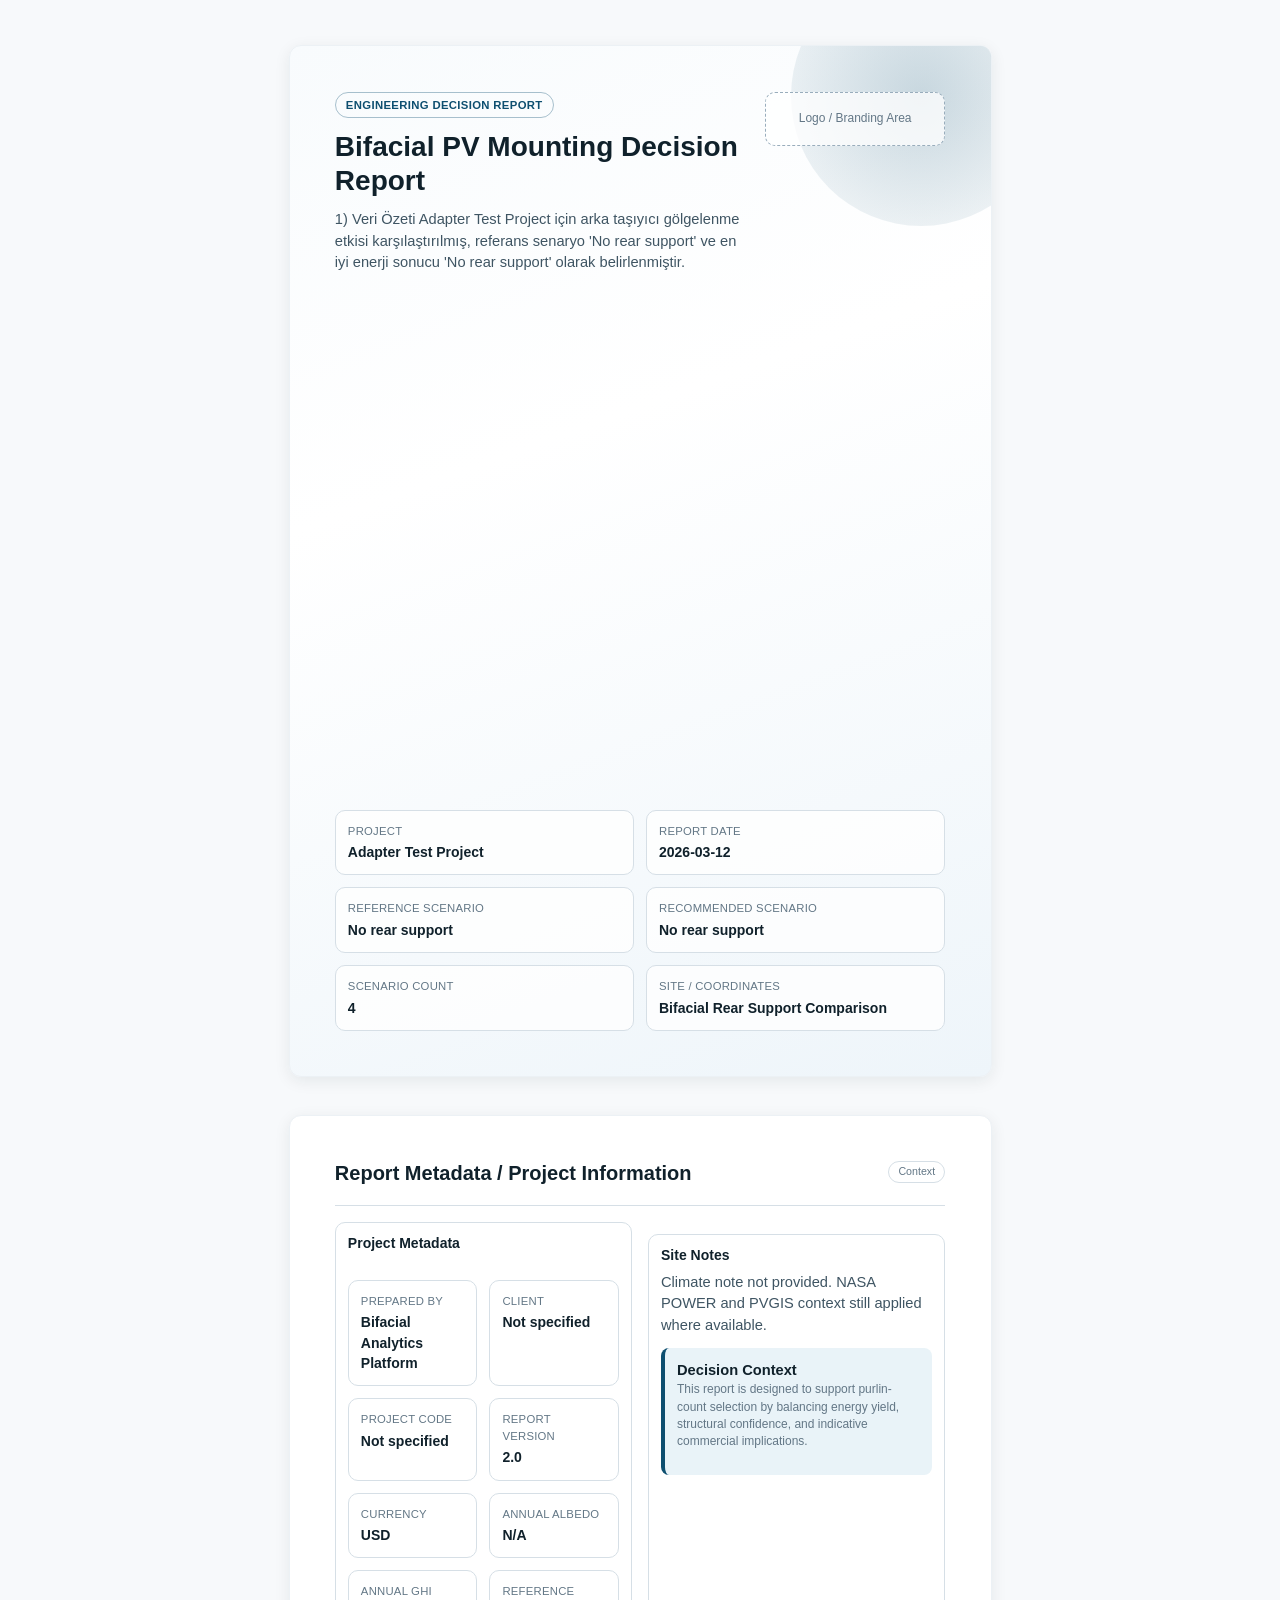
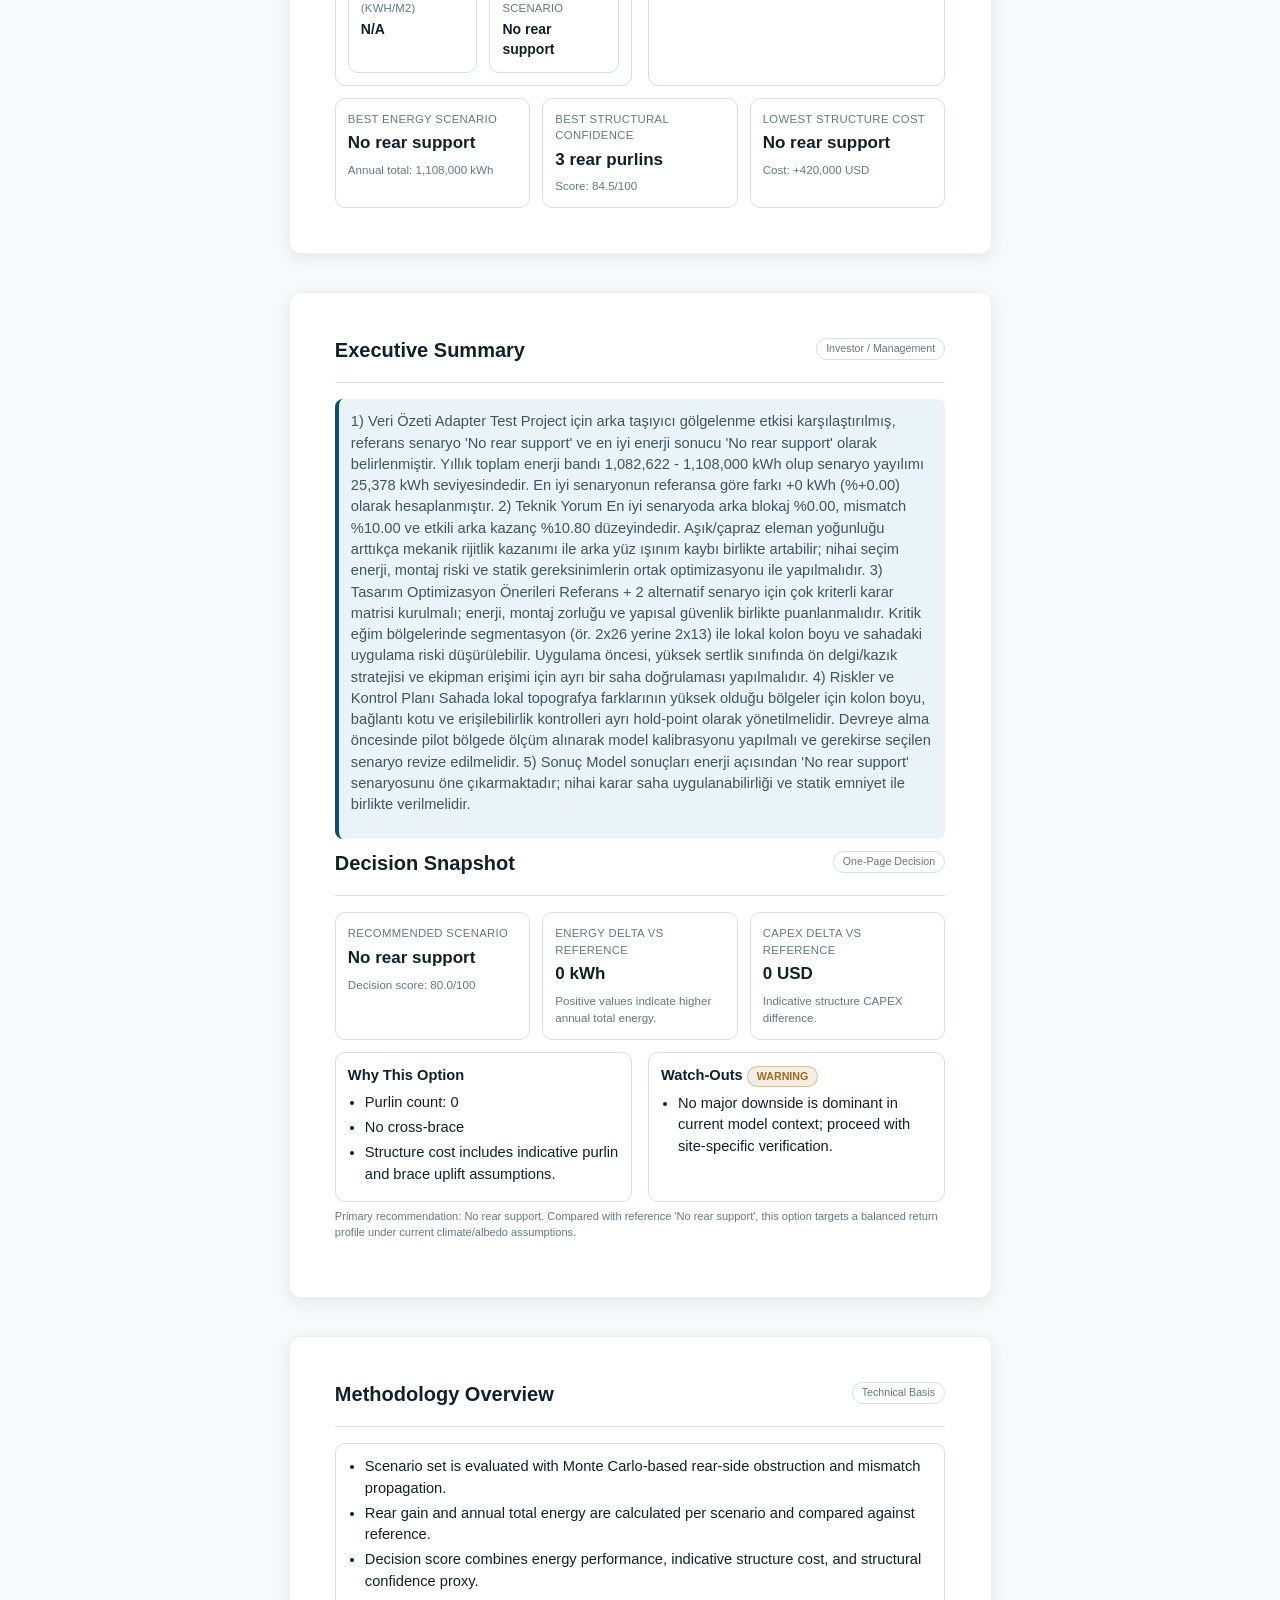
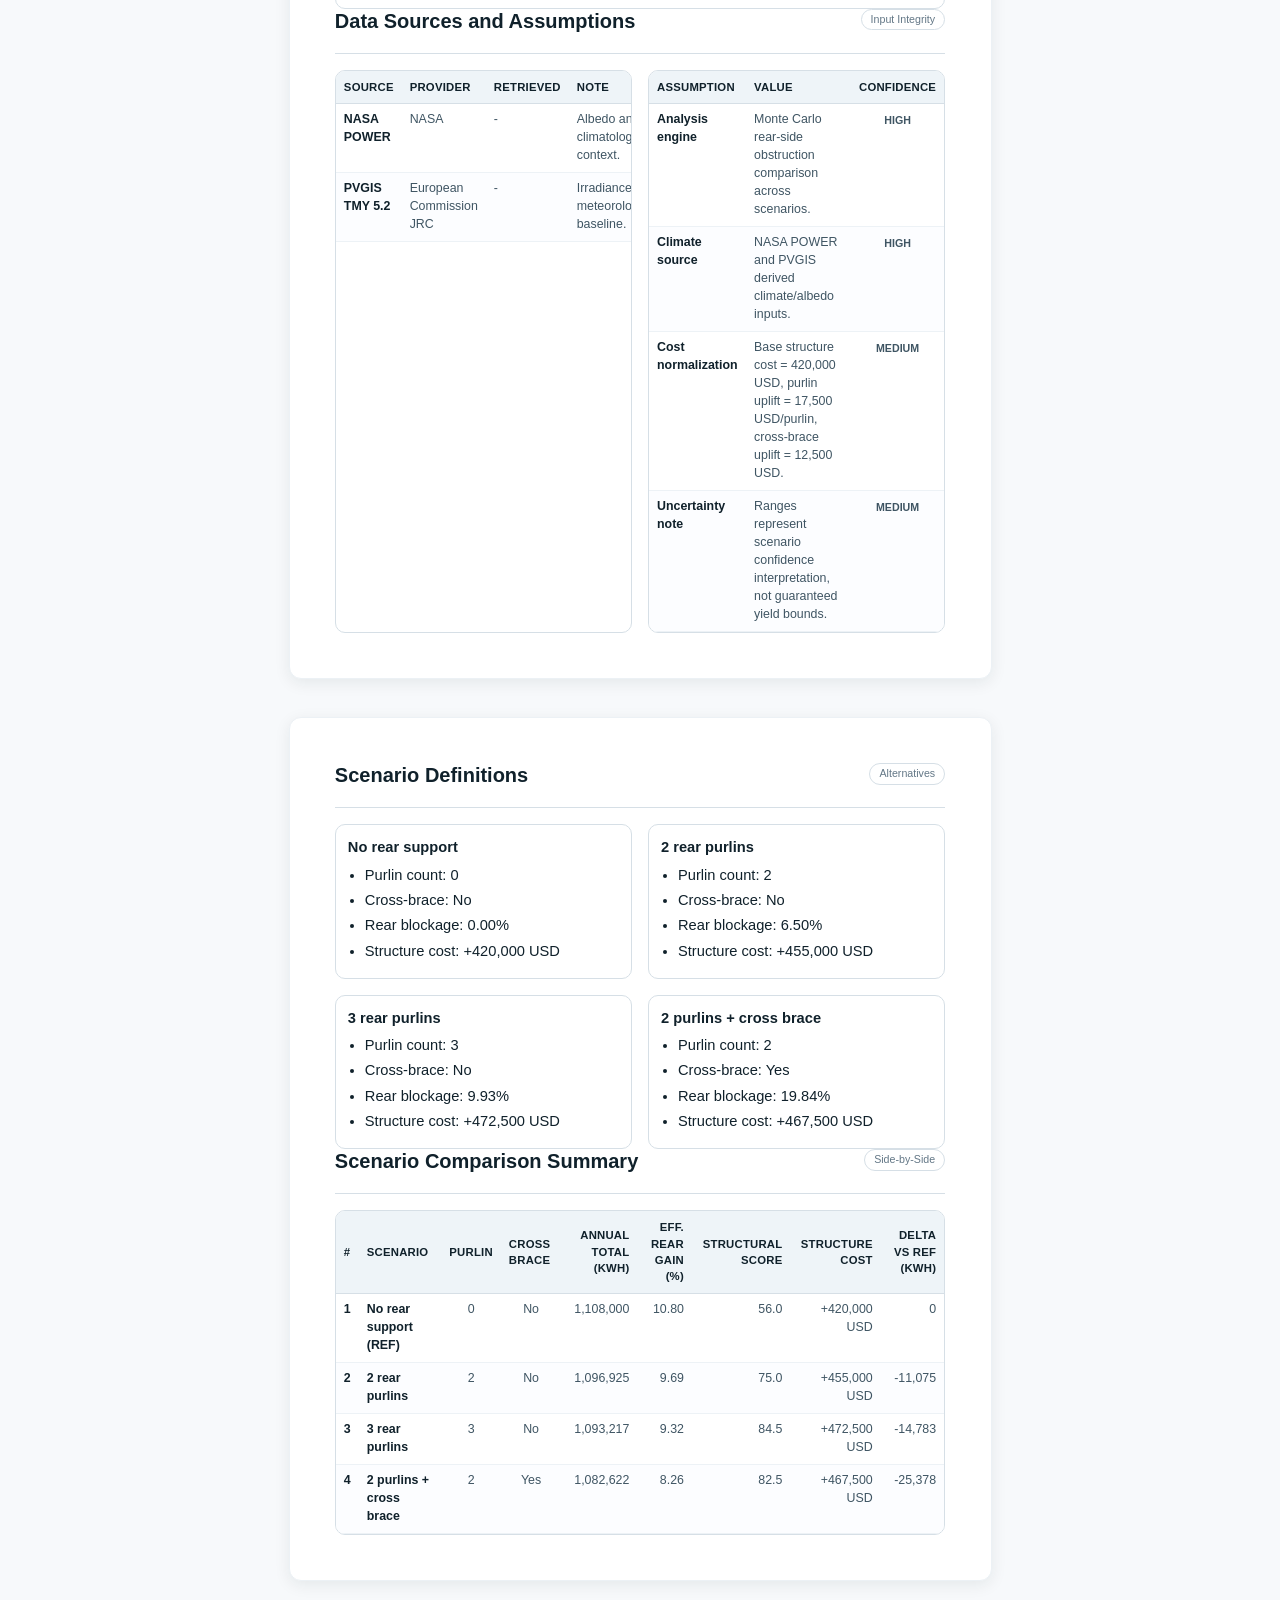
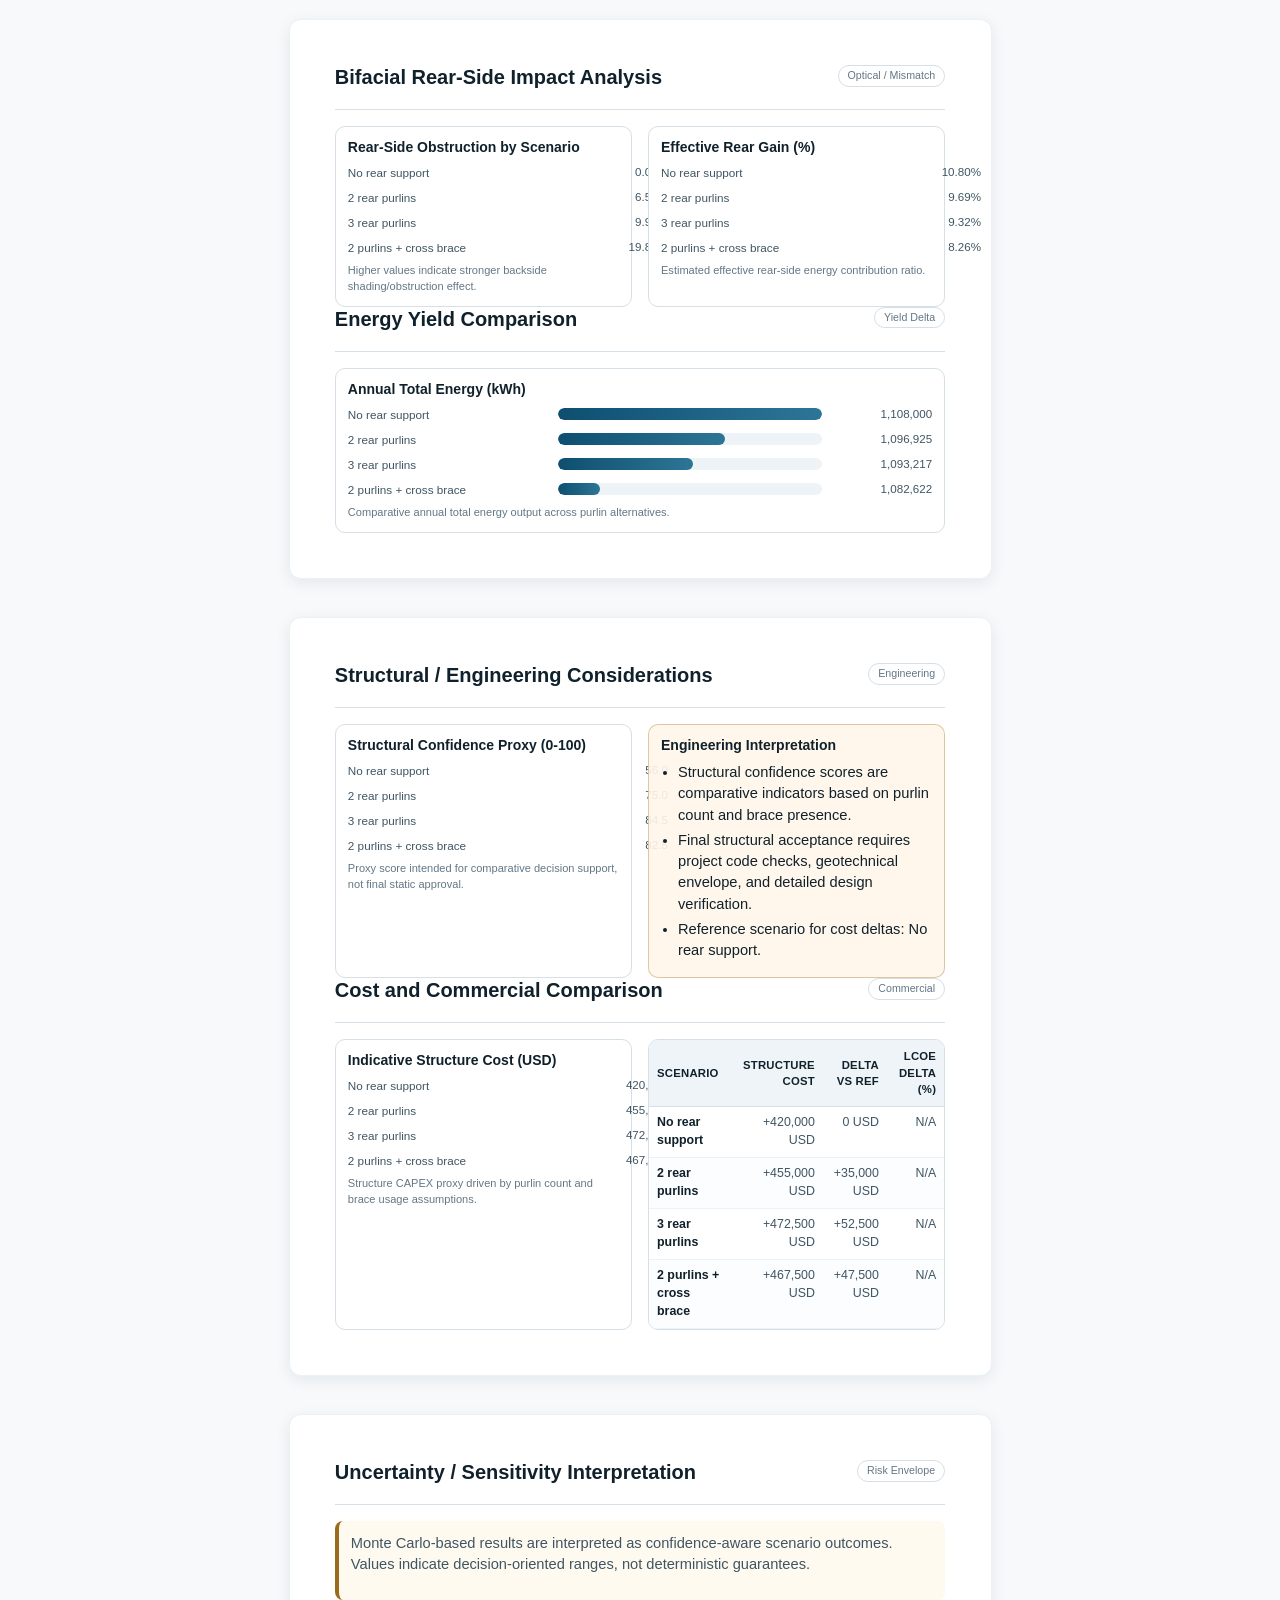
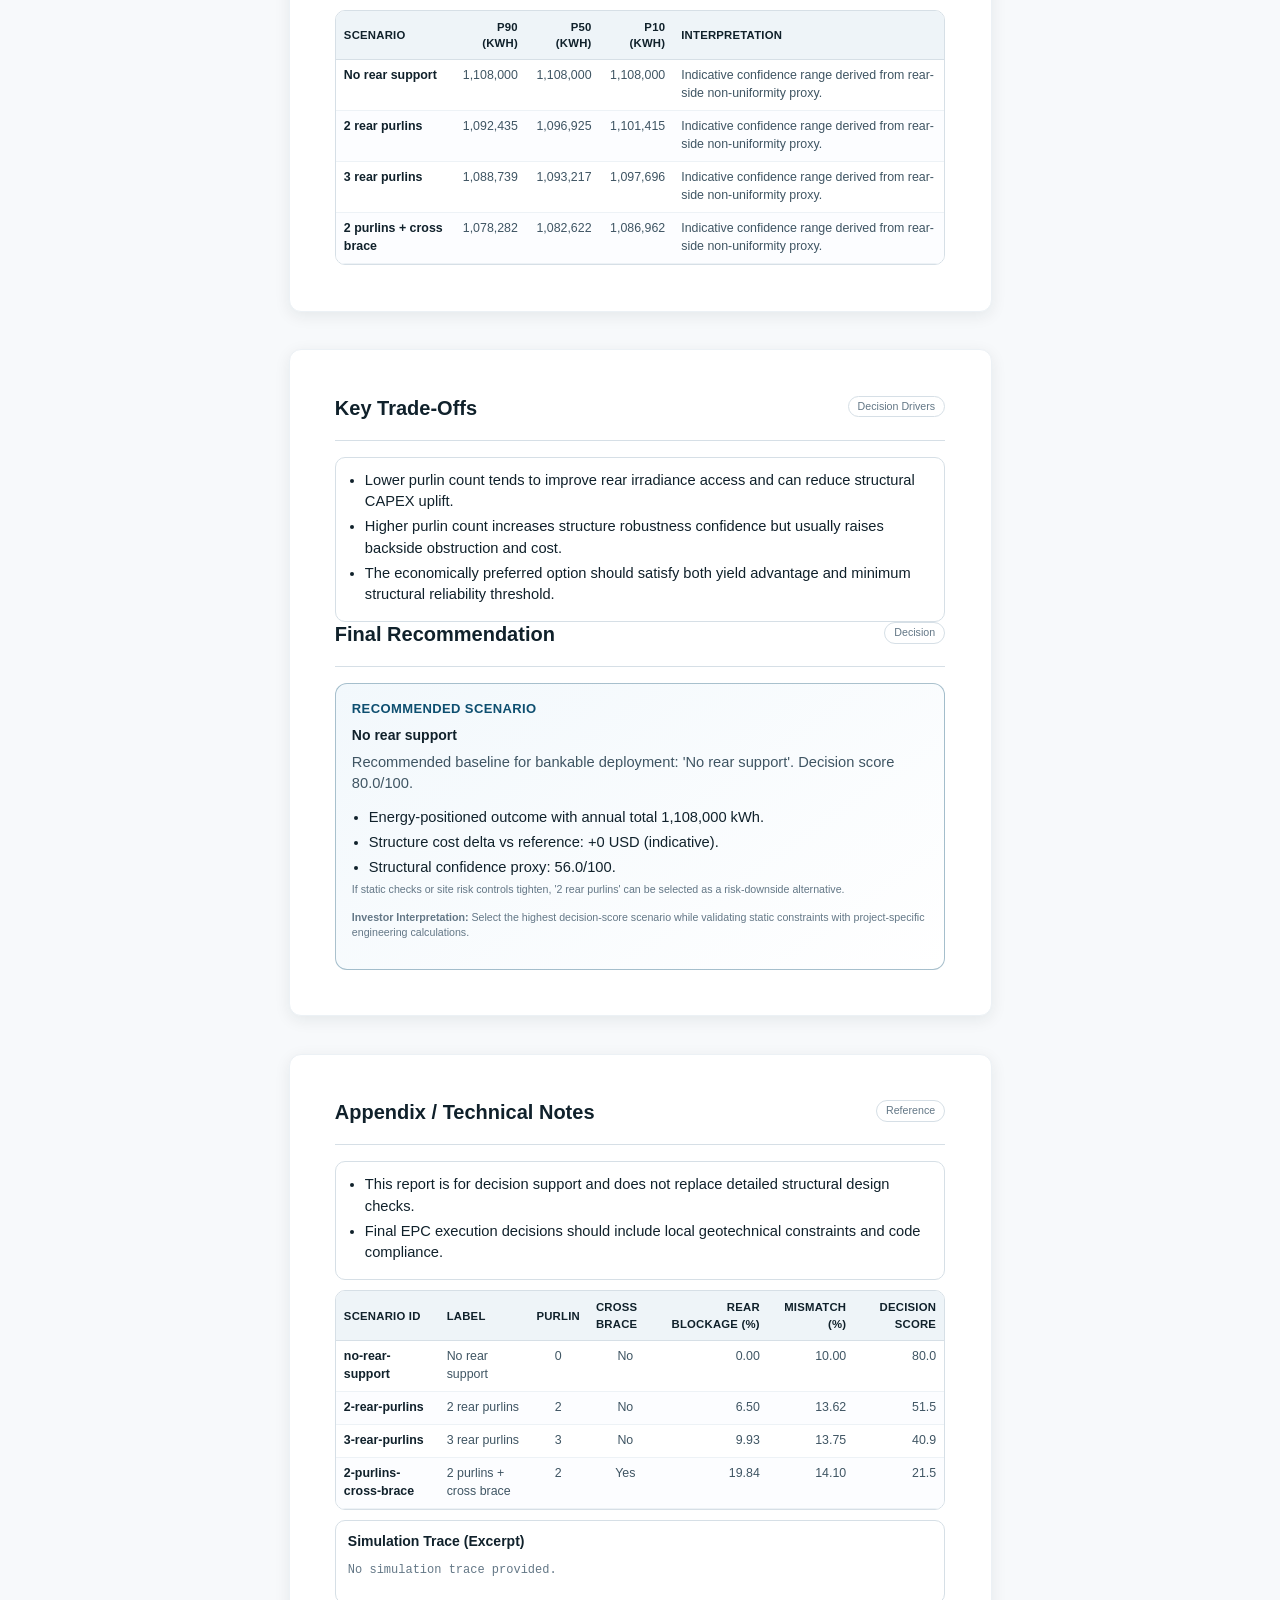
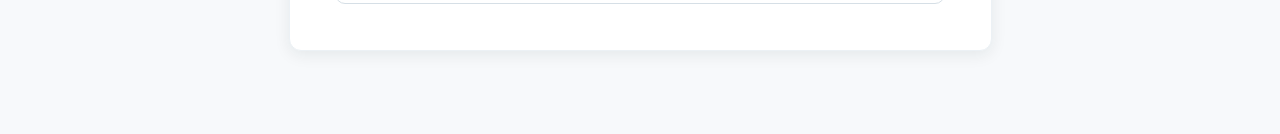
<file: outputs/adapter_report.html>
<!doctype html>
<html lang="en">
<head>
  <meta charset="utf-8">
  <meta name="viewport" content="width=device-width, initial-scale=1">
  <title>Bifacial PV Mounting Decision Report</title>
  <style>
:root {
  --bg: #f7f9fb;
  --surface: #ffffff;
  --ink: #10212b;
  --ink-soft: #3f5563;
  --muted: #637786;
  --line: #d6dfe6;
  --accent: #0e4f70;
  --accent-soft: #e9f3f8;
  --positive: #1b7d55;
  --warning: #9b6b1c;
  --negative: #a93b3b;
  --radius: 10px;
  --space-1: 4px;
  --space-2: 8px;
  --space-3: 12px;
  --space-4: 16px;
  --space-5: 20px;
  --space-6: 24px;
  --space-7: 28px;
  --space-8: 32px;
  --shadow: 0 4px 16px rgba(16, 33, 43, 0.08);
}

* {
  box-sizing: border-box;
}

html, body {
  margin: 0;
  padding: 0;
  color: var(--ink);
  background: var(--bg);
  font-family: "Segoe UI", "Calibri", "Noto Sans", "Arial", sans-serif;
  line-height: 1.45;
  font-size: 11pt;
}

h1, h2, h3, h4 {
  margin: 0;
  color: var(--ink);
  line-height: 1.2;
}

h1 { font-size: 28px; font-weight: 700; }
h2 { font-size: 20px; font-weight: 700; margin-bottom: var(--space-3); }
h3 { font-size: 14px; font-weight: 700; margin-bottom: var(--space-2); }
h4 { font-size: 12px; font-weight: 700; margin-bottom: var(--space-1); }

p {
  margin: 0 0 var(--space-3) 0;
  color: var(--ink-soft);
}

small, .small {
  font-size: 9pt;
  color: var(--muted);
}

.mono {
  font-family: "Consolas", "Courier New", monospace;
}

.report-root {
  width: 210mm;
  margin: 0 auto;
  padding: 12mm;
}

.page {
  background: var(--surface);
  border-radius: 12px;
  box-shadow: var(--shadow);
  border: 1px solid #ecf1f5;
  padding: 12mm;
  margin-bottom: 10mm;
}

.cover-page {
  min-height: 273mm;
  display: flex;
  flex-direction: column;
  justify-content: space-between;
  background: linear-gradient(160deg, #f8fbfd 0%, #ffffff 38%, #eef5fa 100%);
  position: relative;
  overflow: hidden;
}

.cover-page::before {
  content: "";
  position: absolute;
  top: -80px;
  right: -60px;
  width: 260px;
  height: 260px;
  border-radius: 50%;
  background: radial-gradient(circle at center, rgba(14, 79, 112, 0.22), rgba(14, 79, 112, 0.02));
}

.cover-top {
  display: flex;
  justify-content: space-between;
  gap: var(--space-4);
  align-items: flex-start;
  position: relative;
  z-index: 2;
}

.brand-block {
  border: 1px dashed #99adbc;
  border-radius: var(--radius);
  min-height: 54px;
  min-width: 180px;
  display: flex;
  align-items: center;
  justify-content: center;
  color: var(--muted);
  font-size: 9pt;
  background: rgba(255, 255, 255, 0.75);
}

.cover-kicker {
  display: inline-block;
  border: 1px solid rgba(14, 79, 112, 0.35);
  border-radius: 999px;
  padding: 4px 10px;
  color: var(--accent);
  font-size: 8.5pt;
  font-weight: 700;
  letter-spacing: 0.03em;
  text-transform: uppercase;
  margin-bottom: var(--space-3);
}

.cover-title {
  margin-bottom: var(--space-3);
  max-width: 500px;
}

.cover-sub {
  font-size: 11pt;
  color: var(--ink-soft);
  max-width: 560px;
}

.cover-meta-grid {
  margin-top: var(--space-7);
  display: grid;
  grid-template-columns: repeat(2, minmax(0, 1fr));
  gap: var(--space-3);
}

.meta-card {
  border: 1px solid var(--line);
  border-radius: var(--radius);
  padding: var(--space-3);
  background: rgba(255, 255, 255, 0.8);
}

.meta-card .label {
  color: var(--muted);
  font-size: 8.5pt;
  margin-bottom: 3px;
  text-transform: uppercase;
  letter-spacing: 0.02em;
}

.meta-card .value {
  color: var(--ink);
  font-size: 10.5pt;
  font-weight: 600;
}

.section-header {
  display: flex;
  justify-content: space-between;
  align-items: flex-start;
  gap: var(--space-3);
  margin-bottom: var(--space-4);
  border-bottom: 1px solid var(--line);
  padding-bottom: var(--space-2);
}

.section-tag {
  border: 1px solid var(--line);
  border-radius: 999px;
  padding: 2px 9px;
  font-size: 8pt;
  color: var(--muted);
}

.grid-2 {
  display: grid;
  grid-template-columns: repeat(2, minmax(0, 1fr));
  gap: var(--space-4);
}

.grid-3 {
  display: grid;
  grid-template-columns: repeat(3, minmax(0, 1fr));
  gap: var(--space-3);
}

.kpi-card {
  border: 1px solid var(--line);
  border-radius: var(--radius);
  padding: var(--space-3);
  background: #fff;
}

.kpi-card .kpi-label {
  font-size: 8.5pt;
  color: var(--muted);
  margin-bottom: 4px;
  text-transform: uppercase;
  letter-spacing: 0.03em;
}

.kpi-card .kpi-value {
  font-size: 17px;
  font-weight: 700;
  color: var(--ink);
}

.kpi-card .kpi-note {
  margin-top: 6px;
  font-size: 8.7pt;
  color: var(--muted);
}

.status-pill {
  display: inline-flex;
  border-radius: 999px;
  padding: 2px 9px;
  font-size: 8pt;
  font-weight: 700;
}

.status-pill.positive { color: var(--positive); background: rgba(27, 125, 85, 0.12); border: 1px solid rgba(27, 125, 85, 0.35); }
.status-pill.warning { color: var(--warning); background: rgba(155, 107, 28, 0.12); border: 1px solid rgba(155, 107, 28, 0.35); }
.status-pill.negative { color: var(--negative); background: rgba(169, 59, 59, 0.12); border: 1px solid rgba(169, 59, 59, 0.35); }

.comparison-card {
  border: 1px solid var(--line);
  border-radius: var(--radius);
  padding: var(--space-3);
  background: #ffffff;
}

.comparison-title {
  font-size: 11pt;
  font-weight: 700;
  color: var(--ink);
  margin-bottom: 6px;
}

.comparison-list {
  margin: 0;
  padding-left: 18px;
  color: var(--ink-soft);
}

.comparison-list li {
  margin-bottom: 6px;
}

.block {
  border: 1px solid var(--line);
  border-radius: var(--radius);
  padding: var(--space-3);
  background: #fff;
}

.block + .block {
  margin-top: var(--space-3);
}

.callout {
  border-left: 4px solid var(--accent);
  background: var(--accent-soft);
  border-radius: 8px;
  padding: var(--space-3);
}

.recommendation-box {
  border: 1px solid rgba(14, 79, 112, 0.35);
  background: linear-gradient(145deg, #f2f8fc, #ffffff);
  border-radius: 12px;
  padding: var(--space-4);
}

.recommendation-title {
  color: var(--accent);
  font-size: 13px;
  font-weight: 700;
  margin-bottom: var(--space-2);
  text-transform: uppercase;
  letter-spacing: 0.03em;
}

table {
  width: 100%;
  border-collapse: collapse;
  border-spacing: 0;
}

thead th {
  text-align: left;
  background: #eef4f8;
  color: var(--ink);
  font-size: 8.5pt;
  text-transform: uppercase;
  letter-spacing: 0.02em;
  border-bottom: 1px solid var(--line);
  padding: 8px 8px;
}

tbody td {
  border-bottom: 1px solid #edf2f6;
  padding: 7px 8px;
  font-size: 9.3pt;
  color: var(--ink-soft);
  vertical-align: top;
}

tbody tr:nth-child(even) td {
  background: #fcfdff;
}

.table-wrap {
  border: 1px solid var(--line);
  border-radius: var(--radius);
  overflow: hidden;
  background: #fff;
}

.right { text-align: right; }
.center { text-align: center; }
.strong { color: var(--ink); font-weight: 700; }

.chart-block {
  border: 1px solid var(--line);
  border-radius: var(--radius);
  padding: var(--space-3);
  background: #fff;
}

.bar-list {
  display: grid;
  gap: 8px;
}

.bar-row {
  display: grid;
  grid-template-columns: 200px 1fr 100px;
  gap: 10px;
  align-items: center;
}

.bar-label {
  font-size: 8.8pt;
  color: var(--ink-soft);
}

.bar-track {
  height: 12px;
  border-radius: 999px;
  background: #edf3f7;
  position: relative;
  overflow: hidden;
}

.bar-fill {
  height: 100%;
  border-radius: 999px;
  background: linear-gradient(90deg, #0e4f70, #2d7596);
}

.bar-value {
  text-align: right;
  font-size: 8.7pt;
  color: var(--ink-soft);
}

.note-box {
  border: 1px solid rgba(155, 107, 28, 0.35);
  background: rgba(255, 247, 234, 0.9);
  border-radius: var(--radius);
  padding: var(--space-3);
}

.empty-state {
  border: 1px dashed #c9d6e0;
  border-radius: var(--radius);
  color: var(--muted);
  padding: var(--space-4);
  text-align: center;
  font-size: 9pt;
}

.caption {
  color: var(--muted);
  font-size: 8.3pt;
  margin-top: 6px;
}

.risk-box {
  border-left: 4px solid var(--warning);
  border-radius: 8px;
  background: #fffaf0;
  padding: var(--space-3);
}

.footnote {
  color: var(--muted);
  font-size: 8pt;
}

ul.compact {
  margin: 0;
  padding-left: 17px;
}

ul.compact li { margin-bottom: 4px; }

.section {
  break-inside: avoid-page;
}

.section h2, .section h3 {
  break-after: avoid-page;
  page-break-after: avoid;
}

.recommendation-box,
.chart-block,
.table-wrap,
.block,
.callout,
.note-box,
.risk-box {
  break-inside: avoid-page;
}

thead {
  display: table-header-group;
}

tfoot {
  display: table-footer-group;
}

tr {
  page-break-inside: avoid;
  break-inside: avoid-page;
}

@media print {
  @page {
    size: A4;
    margin: 18mm 12mm 20mm 12mm;
  }

  html, body {
    background: #fff;
  }

  .report-root {
    width: auto;
    margin: 0;
    padding: 0;
  }

  .page {
    margin: 0 0 8mm 0;
    border: none;
    box-shadow: none;
    border-radius: 0;
    padding: 0;
    background: #fff;
  }

  .cover-page {
    min-height: 250mm;
    page-break-after: always;
  }

  .cover-page::before {
    opacity: 0.45;
  }
}


  </style>
</head>
<body>
  <main class="report-root">
<section class="page cover-page"><div class="cover-top"><div><div class="cover-kicker">Engineering Decision Report</div><h1 class="cover-title">Bifacial PV Mounting Decision Report</h1><p class="cover-sub">1) Veri Özeti
Adapter Test Project için arka taşıyıcı gölgelenme etkisi karşılaştırılmış, referans senaryo &#x27;No rear support&#x27; ve en iyi enerji sonucu &#x27;No rear support&#x27; olarak belirlenmiştir.</p></div><div class="brand-block">Logo / Branding Area</div></div><div class="cover-meta-grid"><div class="meta-card"><div class="label">Project</div><div class="value">Adapter Test Project</div></div><div class="meta-card"><div class="label">Report Date</div><div class="value">2026-03-12</div></div><div class="meta-card"><div class="label">Reference Scenario</div><div class="value">No rear support</div></div><div class="meta-card"><div class="label">Recommended Scenario</div><div class="value">No rear support</div></div><div class="meta-card"><div class="label">Scenario Count</div><div class="value">4</div></div><div class="meta-card"><div class="label">Site / Coordinates</div><div class="value">Bifacial Rear Support Comparison</div></div></div></section>
<section class="page section"><div class="section-header"><h2>Report Metadata / Project Information</h2><span class="section-tag">Context</span></div><div class="grid-2"><div class="block"><h3>Project Metadata</h3><div class="cover-meta-grid"><div class="meta-card"><div class="label">Prepared By</div><div class="value">Bifacial Analytics Platform</div></div><div class="meta-card"><div class="label">Client</div><div class="value">Not specified</div></div><div class="meta-card"><div class="label">Project Code</div><div class="value">Not specified</div></div><div class="meta-card"><div class="label">Report Version</div><div class="value">2.0</div></div><div class="meta-card"><div class="label">Currency</div><div class="value">USD</div></div><div class="meta-card"><div class="label">Annual Albedo</div><div class="value">N/A</div></div><div class="meta-card"><div class="label">Annual GHI (kWh/m2)</div><div class="value">N/A</div></div><div class="meta-card"><div class="label">Reference Scenario</div><div class="value">No rear support</div></div></div></div><div class="block"><h3>Site Notes</h3><p>Climate note not provided. NASA POWER and PVGIS context still applied where available.</p><div class="callout"><strong>Decision Context</strong><p class="small">This report is designed to support purlin-count selection by balancing energy yield, structural confidence, and indicative commercial implications.</p></div></div></div><div class="grid-3" style="margin-top:12px"><div class="kpi-card"><div class="kpi-label">Best Energy Scenario</div><div class="kpi-value">No rear support</div><div class="kpi-note">Annual total: 1,108,000 kWh</div></div><div class="kpi-card"><div class="kpi-label">Best Structural Confidence</div><div class="kpi-value">3 rear purlins</div><div class="kpi-note">Score: 84.5/100</div></div><div class="kpi-card"><div class="kpi-label">Lowest Structure Cost</div><div class="kpi-value">No rear support</div><div class="kpi-note">Cost: +420,000 USD</div></div></div></section>
<section class="page section"><div class="section-header"><h2>Executive Summary</h2><span class="section-tag">Investor / Management</span></div><div class="callout"><p>1) Veri Özeti
Adapter Test Project için arka taşıyıcı gölgelenme etkisi karşılaştırılmış, referans senaryo &#x27;No rear support&#x27; ve en iyi enerji sonucu &#x27;No rear support&#x27; olarak belirlenmiştir.
Yıllık toplam enerji bandı 1,082,622 - 1,108,000 kWh olup senaryo yayılımı 25,378 kWh seviyesindedir.
En iyi senaryonun referansa göre farkı +0 kWh (%+0.00) olarak hesaplanmıştır.

2) Teknik Yorum
En iyi senaryoda arka blokaj %0.00, mismatch %10.00 ve etkili arka kazanç %10.80 düzeyindedir.
Aşık/çapraz eleman yoğunluğu arttıkça mekanik rijitlik kazanımı ile arka yüz ışınım kaybı birlikte artabilir; nihai seçim enerji, montaj riski ve statik gereksinimlerin ortak optimizasyonu ile yapılmalıdır.

3) Tasarım Optimizasyon Önerileri
Referans + 2 alternatif senaryo için çok kriterli karar matrisi kurulmalı; enerji, montaj zorluğu ve yapısal güvenlik birlikte puanlanmalıdır.
Kritik eğim bölgelerinde segmentasyon (ör. 2x26 yerine 2x13) ile lokal kolon boyu ve sahadaki uygulama riski düşürülebilir.
Uygulama öncesi, yüksek sertlik sınıfında ön delgi/kazık stratejisi ve ekipman erişimi için ayrı bir saha doğrulaması yapılmalıdır.

4) Riskler ve Kontrol Planı
Sahada lokal topografya farklarının yüksek olduğu bölgeler için kolon boyu, bağlantı kotu ve erişilebilirlik kontrolleri ayrı hold-point olarak yönetilmelidir.
Devreye alma öncesinde pilot bölgede ölçüm alınarak model kalibrasyonu yapılmalı ve gerekirse seçilen senaryo revize edilmelidir.

5) Sonuç
Model sonuçları enerji açısından &#x27;No rear support&#x27; senaryosunu öne çıkarmaktadır; nihai karar saha uygulanabilirliği ve statik emniyet ile birlikte verilmelidir.</p></div><div style="margin-top:12px"><div class="section-header"><h2>Decision Snapshot</h2><span class="section-tag">One-Page Decision</span></div><div class="grid-3"><div class="kpi-card"><div class="kpi-label">Recommended Scenario</div><div class="kpi-value">No rear support</div><div class="kpi-note">Decision score: 80.0/100</div></div><div class="kpi-card"><div class="kpi-label">Energy Delta vs Reference</div><div class="kpi-value">0 kWh</div><div class="kpi-note">Positive values indicate higher annual total energy.</div></div><div class="kpi-card"><div class="kpi-label">CAPEX Delta vs Reference</div><div class="kpi-value">0 USD</div><div class="kpi-note">Indicative structure CAPEX difference.</div></div></div><div style="margin-top:12px" class="grid-2"><div class="comparison-card"><div class="comparison-title">Why This Option</div><ul class="compact"><li>Purlin count: 0</li><li>No cross-brace</li><li>Structure cost includes indicative purlin and brace uplift assumptions.</li></ul></div><div class="comparison-card"><div class="comparison-title">Watch-Outs <span class="status-pill warning">WARNING</span></div><ul class="compact"><li>No major downside is dominant in current model context; proceed with site-specific verification.</li></ul></div></div><p class="caption">Primary recommendation: No rear support. Compared with reference &#x27;No rear support&#x27;, this option targets a balanced return profile under current climate/albedo assumptions.</p></div></section>
<section class="page section"><div class="section-header"><h2>Methodology Overview</h2><span class="section-tag">Technical Basis</span></div><div class="block"><ul class="compact"><li>Scenario set is evaluated with Monte Carlo-based rear-side obstruction and mismatch propagation.</li><li>Rear gain and annual total energy are calculated per scenario and compared against reference.</li><li>Decision score combines energy performance, indicative structure cost, and structural confidence proxy.</li></ul></div><div class="section-header"><h2>Data Sources and Assumptions</h2><span class="section-tag">Input Integrity</span></div><div class="grid-2"><div class="table-wrap"><table><thead><tr><th>Source</th><th>Provider</th><th>Retrieved</th><th>Note</th></tr></thead><tbody><tr><td class='strong'>NASA POWER</td><td>NASA</td><td>-</td><td>Albedo and climatology context.</td></tr><tr><td class='strong'>PVGIS TMY 5.2</td><td>European Commission JRC</td><td>-</td><td>Irradiance and meteorological baseline.</td></tr></tbody></table></div><div class="table-wrap"><table><thead><tr><th>Assumption</th><th>Value</th><th>Confidence</th></tr></thead><tbody><tr><td class='strong'>Analysis engine</td><td>Monte Carlo rear-side obstruction comparison across scenarios.</td><td class='center'><span class='status-pill high'>HIGH</span></td></tr><tr><td class='strong'>Climate source</td><td>NASA POWER and PVGIS derived climate/albedo inputs.</td><td class='center'><span class='status-pill high'>HIGH</span></td></tr><tr><td class='strong'>Cost normalization</td><td>Base structure cost = 420,000 USD, purlin uplift = 17,500 USD/purlin, cross-brace uplift = 12,500 USD.</td><td class='center'><span class='status-pill medium'>MEDIUM</span></td></tr><tr><td class='strong'>Uncertainty note</td><td>Ranges represent scenario confidence interpretation, not guaranteed yield bounds.</td><td class='center'><span class='status-pill medium'>MEDIUM</span></td></tr></tbody></table></div></div></section>
<section class="page section"><div class="section-header"><h2>Scenario Definitions</h2><span class="section-tag">Alternatives</span></div><div class="grid-2"><div class="comparison-card"><div class="comparison-title">No rear support</div><ul class="compact"><li>Purlin count: 0</li><li>Cross-brace: No</li><li>Rear blockage: 0.00%</li><li>Structure cost: +420,000 USD</li></ul></div><div class="comparison-card"><div class="comparison-title">2 rear purlins</div><ul class="compact"><li>Purlin count: 2</li><li>Cross-brace: No</li><li>Rear blockage: 6.50%</li><li>Structure cost: +455,000 USD</li></ul></div><div class="comparison-card"><div class="comparison-title">3 rear purlins</div><ul class="compact"><li>Purlin count: 3</li><li>Cross-brace: No</li><li>Rear blockage: 9.93%</li><li>Structure cost: +472,500 USD</li></ul></div><div class="comparison-card"><div class="comparison-title">2 purlins + cross brace</div><ul class="compact"><li>Purlin count: 2</li><li>Cross-brace: Yes</li><li>Rear blockage: 19.84%</li><li>Structure cost: +467,500 USD</li></ul></div></div><div class="section-header"><h2>Scenario Comparison Summary</h2><span class="section-tag">Side-by-Side</span></div><div class="table-wrap"><table><thead><tr><th>#</th><th>Scenario</th><th>Purlin</th><th>Cross Brace</th><th class='right'>Annual Total (kWh)</th><th class='right'>Eff. Rear Gain (%)</th><th class='right'>Structural Score</th><th class='right'>Structure Cost</th><th class='right'>Delta vs Ref (kWh)</th></tr></thead><tbody><tr><td class='center strong'>1</td><td class='strong'>No rear support (REF)</td><td class='center'>0</td><td class='center'>No</td><td class='right'>1,108,000</td><td class='right'>10.80</td><td class='right'>56.0</td><td class='right'>+420,000 USD</td><td class='right'>0</td></tr><tr><td class='center strong'>2</td><td class='strong'>2 rear purlins</td><td class='center'>2</td><td class='center'>No</td><td class='right'>1,096,925</td><td class='right'>9.69</td><td class='right'>75.0</td><td class='right'>+455,000 USD</td><td class='right'>-11,075</td></tr><tr><td class='center strong'>3</td><td class='strong'>3 rear purlins</td><td class='center'>3</td><td class='center'>No</td><td class='right'>1,093,217</td><td class='right'>9.32</td><td class='right'>84.5</td><td class='right'>+472,500 USD</td><td class='right'>-14,783</td></tr><tr><td class='center strong'>4</td><td class='strong'>2 purlins + cross brace</td><td class='center'>2</td><td class='center'>Yes</td><td class='right'>1,082,622</td><td class='right'>8.26</td><td class='right'>82.5</td><td class='right'>+467,500 USD</td><td class='right'>-25,378</td></tr></tbody></table></div></section>
<section class="page section"><div class="section-header"><h2>Bifacial Rear-Side Impact Analysis</h2><span class="section-tag">Optical / Mismatch</span></div><div class="grid-2"><div class="chart-block"><h3>Rear-Side Obstruction by Scenario</h3><div class="bar-list"><div class="bar-row"><div class="bar-label">No rear support</div><div class="bar-track"><div class="bar-fill" style="width:16.0%"></div></div><div class="bar-value">0.00%</div></div><div class="bar-row"><div class="bar-label">2 rear purlins</div><div class="bar-track"><div class="bar-fill" style="width:43.5%"></div></div><div class="bar-value">6.50%</div></div><div class="bar-row"><div class="bar-label">3 rear purlins</div><div class="bar-track"><div class="bar-fill" style="width:58.0%"></div></div><div class="bar-value">9.93%</div></div><div class="bar-row"><div class="bar-label">2 purlins + cross brace</div><div class="bar-track"><div class="bar-fill" style="width:100.0%"></div></div><div class="bar-value">19.84%</div></div></div><div class="caption">Higher values indicate stronger backside shading/obstruction effect.</div></div><div class="chart-block"><h3>Effective Rear Gain (%)</h3><div class="bar-list"><div class="bar-row"><div class="bar-label">No rear support</div><div class="bar-track"><div class="bar-fill" style="width:100.0%"></div></div><div class="bar-value">10.80%</div></div><div class="bar-row"><div class="bar-label">2 rear purlins</div><div class="bar-track"><div class="bar-fill" style="width:63.3%"></div></div><div class="bar-value">9.69%</div></div><div class="bar-row"><div class="bar-label">3 rear purlins</div><div class="bar-track"><div class="bar-fill" style="width:51.1%"></div></div><div class="bar-value">9.32%</div></div><div class="bar-row"><div class="bar-label">2 purlins + cross brace</div><div class="bar-track"><div class="bar-fill" style="width:16.0%"></div></div><div class="bar-value">8.26%</div></div></div><div class="caption">Estimated effective rear-side energy contribution ratio.</div></div></div><div class="section-header"><h2>Energy Yield Comparison</h2><span class="section-tag">Yield Delta</span></div><div class="chart-block"><h3>Annual Total Energy (kWh)</h3><div class="bar-list"><div class="bar-row"><div class="bar-label">No rear support</div><div class="bar-track"><div class="bar-fill" style="width:100.0%"></div></div><div class="bar-value">1,108,000</div></div><div class="bar-row"><div class="bar-label">2 rear purlins</div><div class="bar-track"><div class="bar-fill" style="width:63.3%"></div></div><div class="bar-value">1,096,925</div></div><div class="bar-row"><div class="bar-label">3 rear purlins</div><div class="bar-track"><div class="bar-fill" style="width:51.1%"></div></div><div class="bar-value">1,093,217</div></div><div class="bar-row"><div class="bar-label">2 purlins + cross brace</div><div class="bar-track"><div class="bar-fill" style="width:16.0%"></div></div><div class="bar-value">1,082,622</div></div></div><div class="caption">Comparative annual total energy output across purlin alternatives.</div></div></section>
<section class="page section"><div class="section-header"><h2>Structural / Engineering Considerations</h2><span class="section-tag">Engineering</span></div><div class="grid-2"><div class="chart-block"><h3>Structural Confidence Proxy (0-100)</h3><div class="bar-list"><div class="bar-row"><div class="bar-label">No rear support</div><div class="bar-track"><div class="bar-fill" style="width:16.0%"></div></div><div class="bar-value">56.0</div></div><div class="bar-row"><div class="bar-label">2 rear purlins</div><div class="bar-track"><div class="bar-fill" style="width:72.0%"></div></div><div class="bar-value">75.0</div></div><div class="bar-row"><div class="bar-label">3 rear purlins</div><div class="bar-track"><div class="bar-fill" style="width:100.0%"></div></div><div class="bar-value">84.5</div></div><div class="bar-row"><div class="bar-label">2 purlins + cross brace</div><div class="bar-track"><div class="bar-fill" style="width:94.1%"></div></div><div class="bar-value">82.5</div></div></div><div class="caption">Proxy score intended for comparative decision support, not final static approval.</div></div><div class="note-box"><h3>Engineering Interpretation</h3><ul class="compact"><li>Structural confidence scores are comparative indicators based on purlin count and brace presence.</li><li>Final structural acceptance requires project code checks, geotechnical envelope, and detailed design verification.</li><li>Reference scenario for cost deltas: No rear support.</li></ul></div></div><div class="section-header"><h2>Cost and Commercial Comparison</h2><span class="section-tag">Commercial</span></div><div class="grid-2"><div class="chart-block"><h3>Indicative Structure Cost (USD)</h3><div class="bar-list"><div class="bar-row"><div class="bar-label">No rear support</div><div class="bar-track"><div class="bar-fill" style="width:16.0%"></div></div><div class="bar-value">420,000</div></div><div class="bar-row"><div class="bar-label">2 rear purlins</div><div class="bar-track"><div class="bar-fill" style="width:72.0%"></div></div><div class="bar-value">455,000</div></div><div class="bar-row"><div class="bar-label">3 rear purlins</div><div class="bar-track"><div class="bar-fill" style="width:100.0%"></div></div><div class="bar-value">472,500</div></div><div class="bar-row"><div class="bar-label">2 purlins + cross brace</div><div class="bar-track"><div class="bar-fill" style="width:92.0%"></div></div><div class="bar-value">467,500</div></div></div><div class="caption">Structure CAPEX proxy driven by purlin count and brace usage assumptions.</div></div><div class="table-wrap"><table><thead><tr><th>Scenario</th><th class='right'>Structure Cost</th><th class='right'>Delta vs Ref</th><th class='right'>LCOE Delta (%)</th></tr></thead><tbody><tr><td class='strong'>No rear support</td><td class='right'>+420,000 USD</td><td class='right'>0 USD</td><td class='right'>N/A</td></tr><tr><td class='strong'>2 rear purlins</td><td class='right'>+455,000 USD</td><td class='right'>+35,000 USD</td><td class='right'>N/A</td></tr><tr><td class='strong'>3 rear purlins</td><td class='right'>+472,500 USD</td><td class='right'>+52,500 USD</td><td class='right'>N/A</td></tr><tr><td class='strong'>2 purlins + cross brace</td><td class='right'>+467,500 USD</td><td class='right'>+47,500 USD</td><td class='right'>N/A</td></tr></tbody></table></div></div></section>
<section class="page section"><div class="section-header"><h2>Uncertainty / Sensitivity Interpretation</h2><span class="section-tag">Risk Envelope</span></div><div class="risk-box"><p>Monte Carlo-based results are interpreted as confidence-aware scenario outcomes. Values indicate decision-oriented ranges, not deterministic guarantees.</p></div><div class="table-wrap" style="margin-top:10px"><table><thead><tr><th>Scenario</th><th class='right'>P90 (kWh)</th><th class='right'>P50 (kWh)</th><th class='right'>P10 (kWh)</th><th>Interpretation</th></tr></thead><tbody><tr><td class='strong'>No rear support</td><td class='right'>1,108,000</td><td class='right'>1,108,000</td><td class='right'>1,108,000</td><td>Indicative confidence range derived from rear-side non-uniformity proxy.</td></tr><tr><td class='strong'>2 rear purlins</td><td class='right'>1,092,435</td><td class='right'>1,096,925</td><td class='right'>1,101,415</td><td>Indicative confidence range derived from rear-side non-uniformity proxy.</td></tr><tr><td class='strong'>3 rear purlins</td><td class='right'>1,088,739</td><td class='right'>1,093,217</td><td class='right'>1,097,696</td><td>Indicative confidence range derived from rear-side non-uniformity proxy.</td></tr><tr><td class='strong'>2 purlins + cross brace</td><td class='right'>1,078,282</td><td class='right'>1,082,622</td><td class='right'>1,086,962</td><td>Indicative confidence range derived from rear-side non-uniformity proxy.</td></tr></tbody></table></div></section>
<section class="page section"><div class="section-header"><h2>Key Trade-Offs</h2><span class="section-tag">Decision Drivers</span></div><div class="block"><ul class="compact"><li>Lower purlin count tends to improve rear irradiance access and can reduce structural CAPEX uplift.</li><li>Higher purlin count increases structure robustness confidence but usually raises backside obstruction and cost.</li><li>The economically preferred option should satisfy both yield advantage and minimum structural reliability threshold.</li></ul></div><div class="section-header"><h2>Final Recommendation</h2><span class="section-tag">Decision</span></div><div class="recommendation-box"><div class="recommendation-title">Recommended Scenario</div><h3>No rear support</h3><p>Recommended baseline for bankable deployment: &#x27;No rear support&#x27;. Decision score 80.0/100.</p><ul class="compact"><li>Energy-positioned outcome with annual total 1,108,000 kWh.</li><li>Structure cost delta vs reference: +0 USD (indicative).</li><li>Structural confidence proxy: 56.0/100.</li></ul><p class='footnote'>If static checks or site risk controls tighten, &#x27;2 rear purlins&#x27; can be selected as a risk-downside alternative.</p><p class='footnote'><strong>Investor Interpretation:</strong> Select the highest decision-score scenario while validating static constraints with project-specific engineering calculations.</p></div></section>
<section class="page section"><div class="section-header"><h2>Appendix / Technical Notes</h2><span class="section-tag">Reference</span></div><div class="block"><ul class="compact"><li>This report is for decision support and does not replace detailed structural design checks.</li><li>Final EPC execution decisions should include local geotechnical constraints and code compliance.</li></ul></div><div class="table-wrap" style="margin-top:10px"><table><thead><tr><th>Scenario ID</th><th>Label</th><th>Purlin</th><th>Cross Brace</th><th class='right'>Rear Blockage (%)</th><th class='right'>Mismatch (%)</th><th class='right'>Decision Score</th></tr></thead><tbody><tr><td class='strong'>no-rear-support</td><td>No rear support</td><td class='center'>0</td><td class='center'>No</td><td class='right'>0.00</td><td class='right'>10.00</td><td class='right'>80.0</td></tr><tr><td class='strong'>2-rear-purlins</td><td>2 rear purlins</td><td class='center'>2</td><td class='center'>No</td><td class='right'>6.50</td><td class='right'>13.62</td><td class='right'>51.5</td></tr><tr><td class='strong'>3-rear-purlins</td><td>3 rear purlins</td><td class='center'>3</td><td class='center'>No</td><td class='right'>9.93</td><td class='right'>13.75</td><td class='right'>40.9</td></tr><tr><td class='strong'>2-purlins-cross-brace</td><td>2 purlins + cross brace</td><td class='center'>2</td><td class='center'>Yes</td><td class='right'>19.84</td><td class='right'>14.10</td><td class='right'>21.5</td></tr></tbody></table></div><div class="block" style="margin-top:10px"><h3>Simulation Trace (Excerpt)</h3><pre class='mono small' style='white-space:pre-wrap'>No simulation trace provided.</pre></div></section>
  </main>
</body>
</html>
</file>
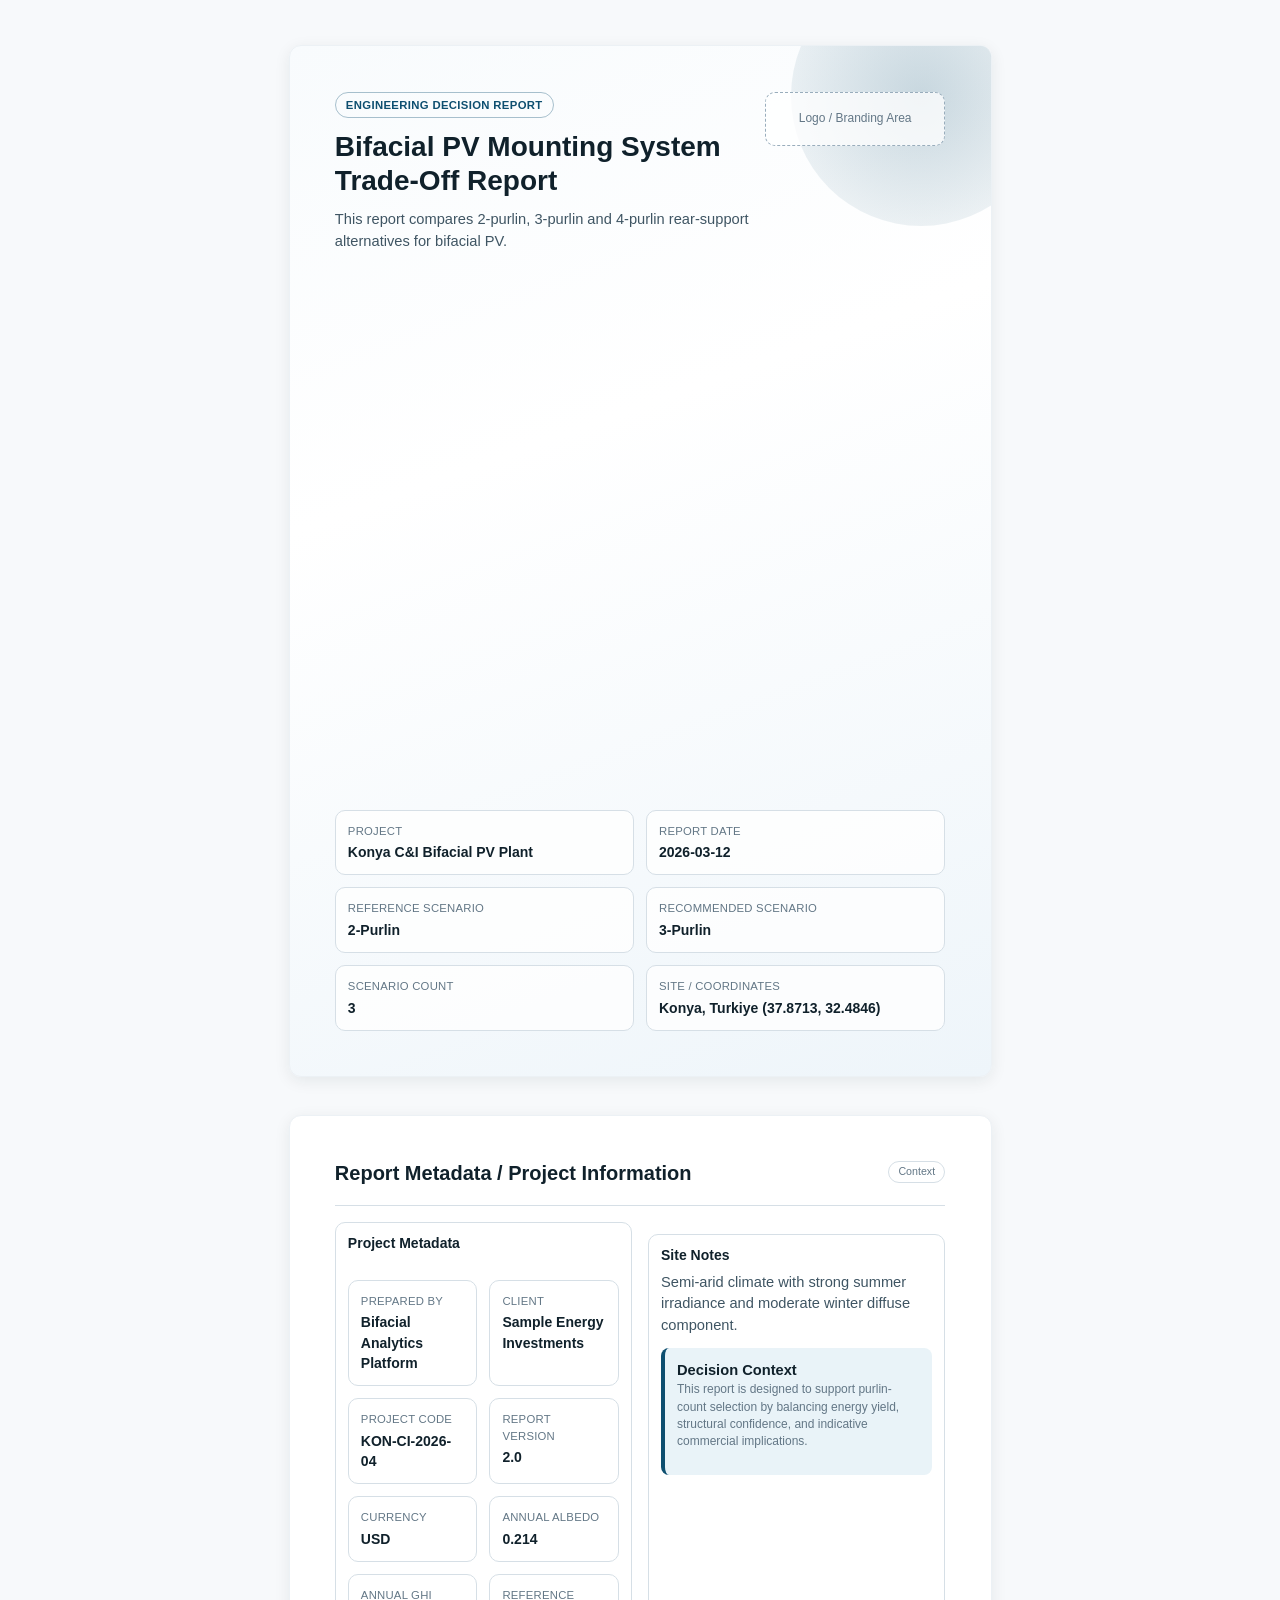
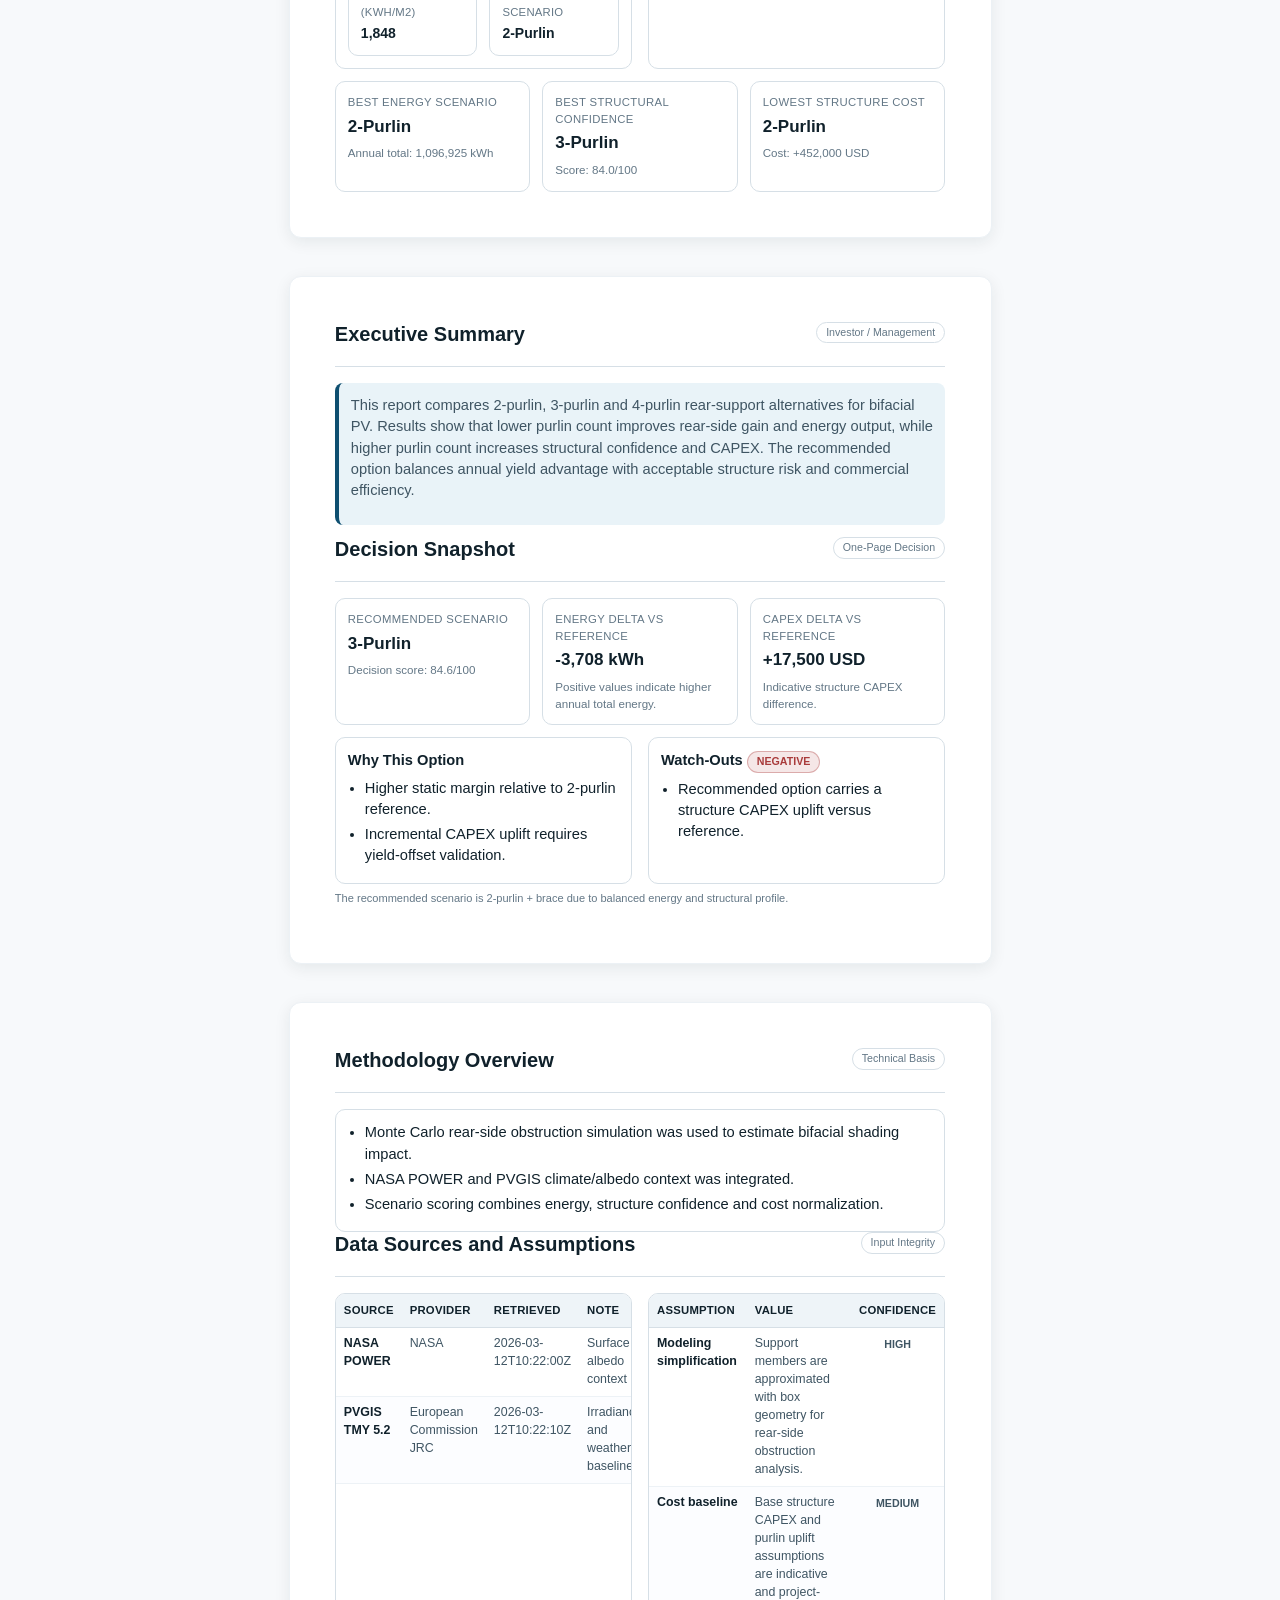
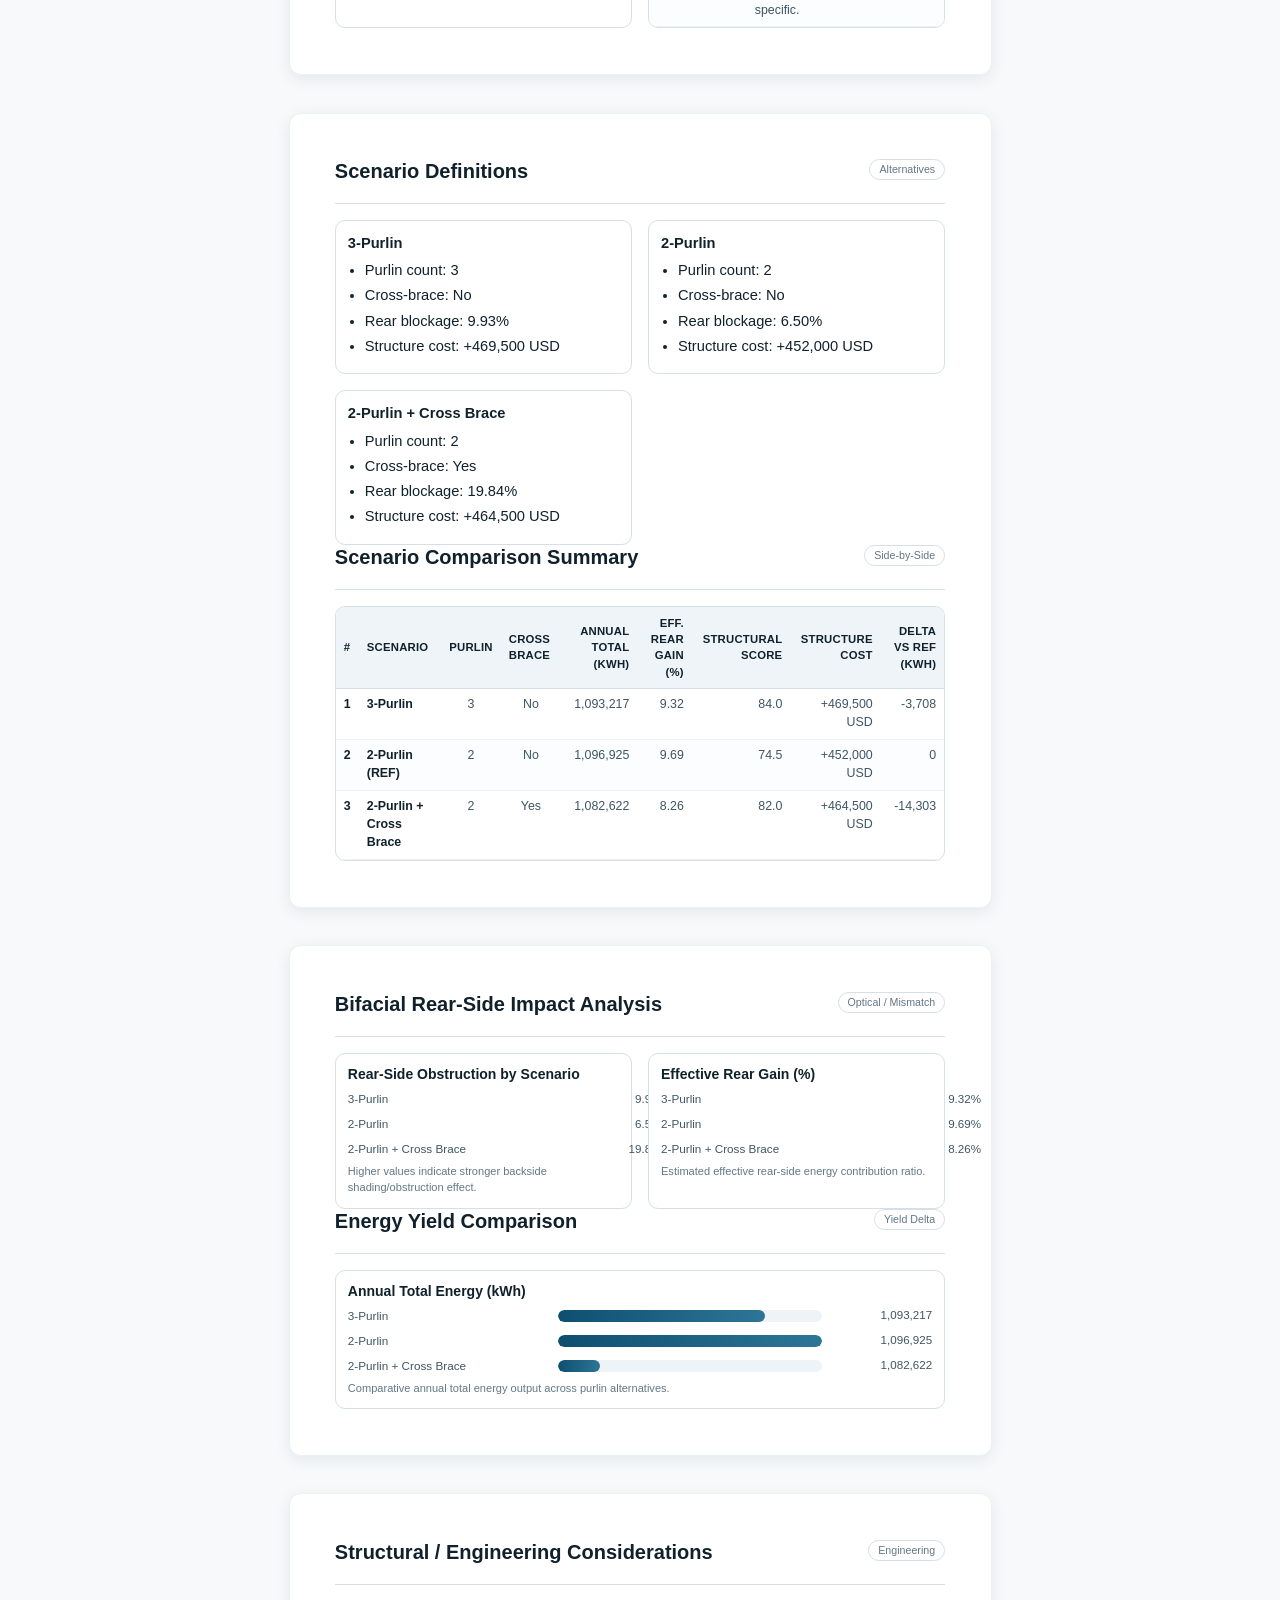
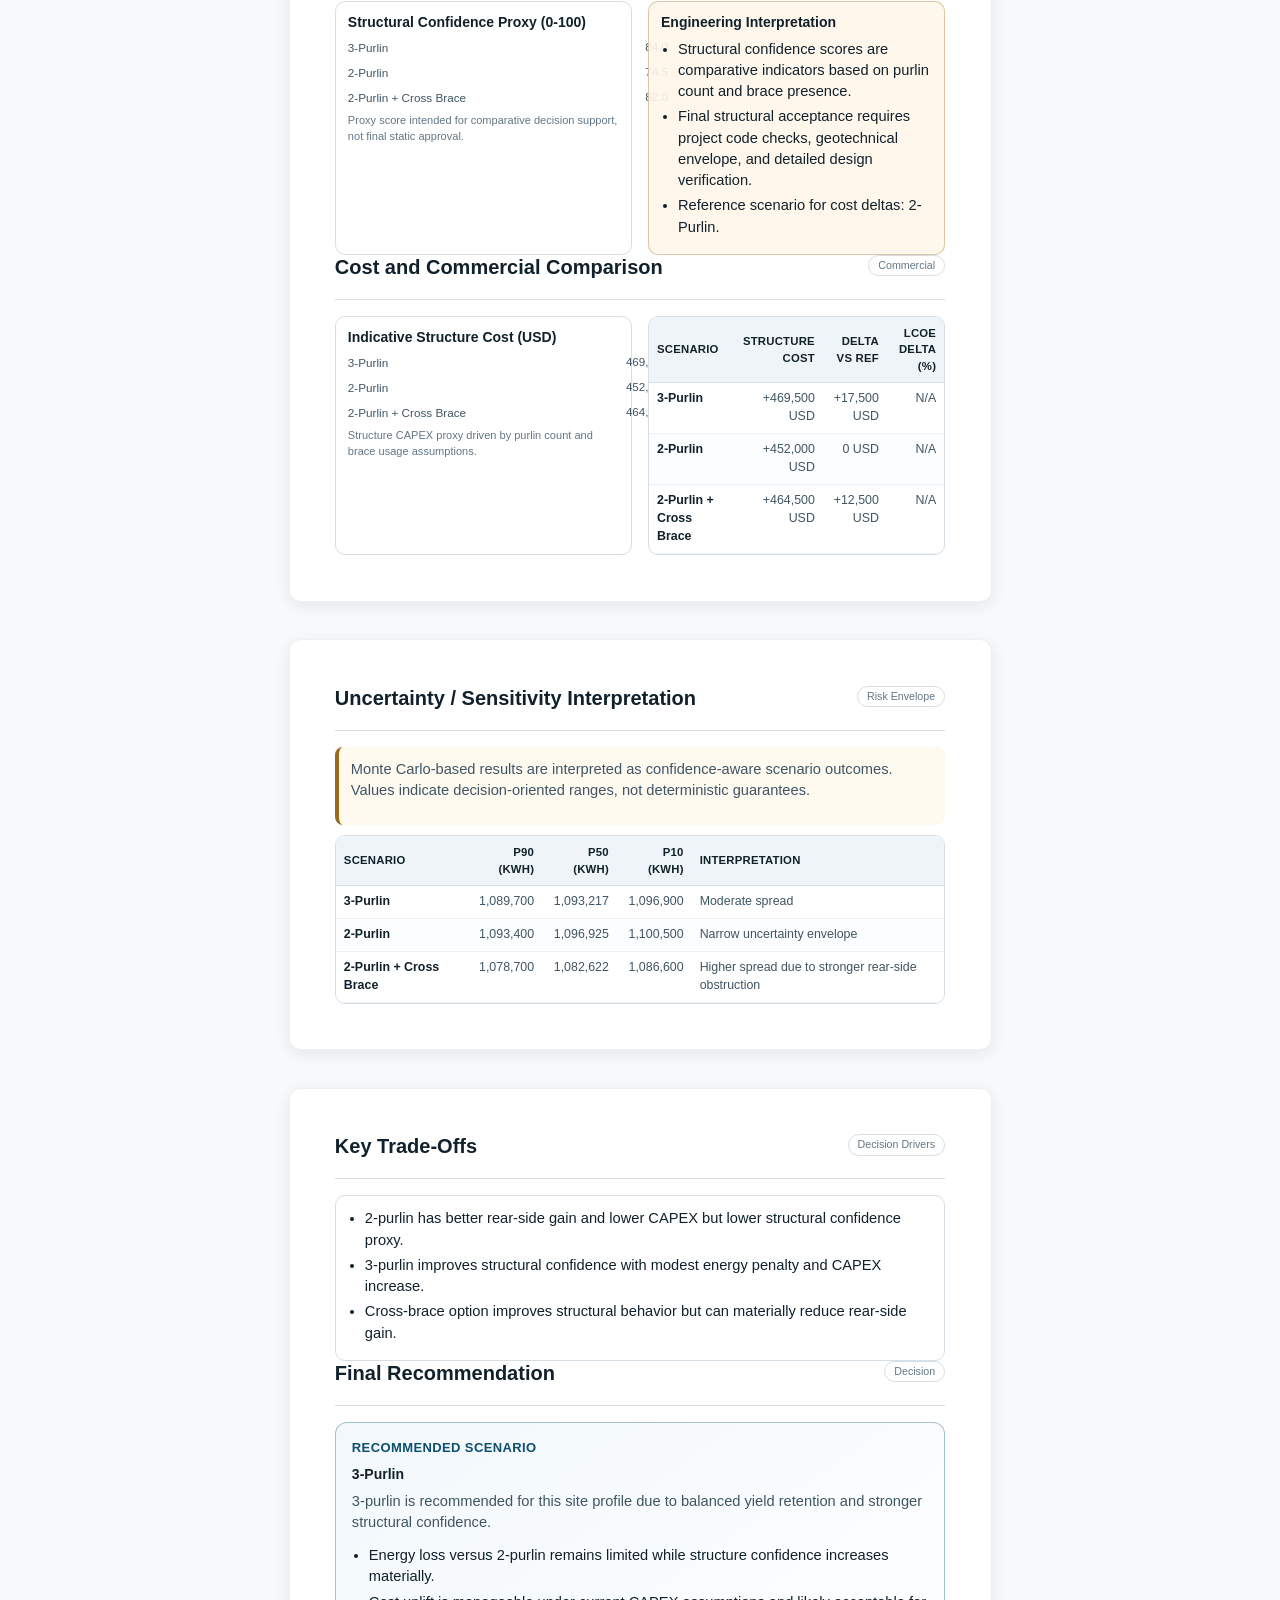
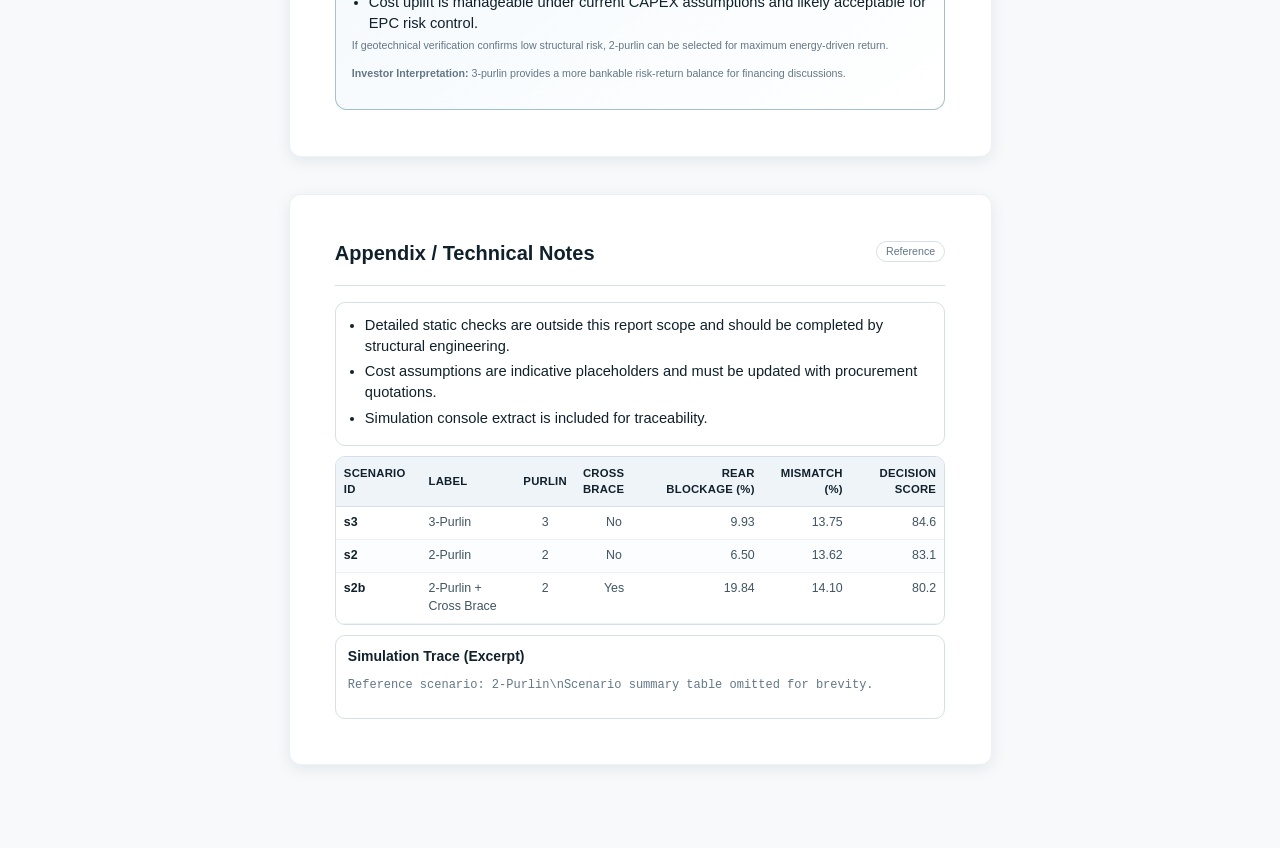
<file: outputs/sample_premium_report.html>
<!doctype html>
<html lang="en">
<head>
  <meta charset="utf-8">
  <meta name="viewport" content="width=device-width, initial-scale=1">
  <title>Bifacial PV Mounting System Trade-Off Report</title>
  <style>
:root {
  --bg: #f7f9fb;
  --surface: #ffffff;
  --ink: #10212b;
  --ink-soft: #3f5563;
  --muted: #637786;
  --line: #d6dfe6;
  --accent: #0e4f70;
  --accent-soft: #e9f3f8;
  --positive: #1b7d55;
  --warning: #9b6b1c;
  --negative: #a93b3b;
  --radius: 10px;
  --space-1: 4px;
  --space-2: 8px;
  --space-3: 12px;
  --space-4: 16px;
  --space-5: 20px;
  --space-6: 24px;
  --space-7: 28px;
  --space-8: 32px;
  --shadow: 0 4px 16px rgba(16, 33, 43, 0.08);
}

* {
  box-sizing: border-box;
}

html, body {
  margin: 0;
  padding: 0;
  color: var(--ink);
  background: var(--bg);
  font-family: "Segoe UI", "Calibri", "Noto Sans", "Arial", sans-serif;
  line-height: 1.45;
  font-size: 11pt;
}

h1, h2, h3, h4 {
  margin: 0;
  color: var(--ink);
  line-height: 1.2;
}

h1 { font-size: 28px; font-weight: 700; }
h2 { font-size: 20px; font-weight: 700; margin-bottom: var(--space-3); }
h3 { font-size: 14px; font-weight: 700; margin-bottom: var(--space-2); }
h4 { font-size: 12px; font-weight: 700; margin-bottom: var(--space-1); }

p {
  margin: 0 0 var(--space-3) 0;
  color: var(--ink-soft);
}

small, .small {
  font-size: 9pt;
  color: var(--muted);
}

.mono {
  font-family: "Consolas", "Courier New", monospace;
}

.report-root {
  width: 210mm;
  margin: 0 auto;
  padding: 12mm;
}

.page {
  background: var(--surface);
  border-radius: 12px;
  box-shadow: var(--shadow);
  border: 1px solid #ecf1f5;
  padding: 12mm;
  margin-bottom: 10mm;
}

.cover-page {
  min-height: 273mm;
  display: flex;
  flex-direction: column;
  justify-content: space-between;
  background: linear-gradient(160deg, #f8fbfd 0%, #ffffff 38%, #eef5fa 100%);
  position: relative;
  overflow: hidden;
}

.cover-page::before {
  content: "";
  position: absolute;
  top: -80px;
  right: -60px;
  width: 260px;
  height: 260px;
  border-radius: 50%;
  background: radial-gradient(circle at center, rgba(14, 79, 112, 0.22), rgba(14, 79, 112, 0.02));
}

.cover-top {
  display: flex;
  justify-content: space-between;
  gap: var(--space-4);
  align-items: flex-start;
  position: relative;
  z-index: 2;
}

.brand-block {
  border: 1px dashed #99adbc;
  border-radius: var(--radius);
  min-height: 54px;
  min-width: 180px;
  display: flex;
  align-items: center;
  justify-content: center;
  color: var(--muted);
  font-size: 9pt;
  background: rgba(255, 255, 255, 0.75);
}

.cover-kicker {
  display: inline-block;
  border: 1px solid rgba(14, 79, 112, 0.35);
  border-radius: 999px;
  padding: 4px 10px;
  color: var(--accent);
  font-size: 8.5pt;
  font-weight: 700;
  letter-spacing: 0.03em;
  text-transform: uppercase;
  margin-bottom: var(--space-3);
}

.cover-title {
  margin-bottom: var(--space-3);
  max-width: 500px;
}

.cover-sub {
  font-size: 11pt;
  color: var(--ink-soft);
  max-width: 560px;
}

.cover-meta-grid {
  margin-top: var(--space-7);
  display: grid;
  grid-template-columns: repeat(2, minmax(0, 1fr));
  gap: var(--space-3);
}

.meta-card {
  border: 1px solid var(--line);
  border-radius: var(--radius);
  padding: var(--space-3);
  background: rgba(255, 255, 255, 0.8);
}

.meta-card .label {
  color: var(--muted);
  font-size: 8.5pt;
  margin-bottom: 3px;
  text-transform: uppercase;
  letter-spacing: 0.02em;
}

.meta-card .value {
  color: var(--ink);
  font-size: 10.5pt;
  font-weight: 600;
}

.section-header {
  display: flex;
  justify-content: space-between;
  align-items: flex-start;
  gap: var(--space-3);
  margin-bottom: var(--space-4);
  border-bottom: 1px solid var(--line);
  padding-bottom: var(--space-2);
}

.section-tag {
  border: 1px solid var(--line);
  border-radius: 999px;
  padding: 2px 9px;
  font-size: 8pt;
  color: var(--muted);
}

.grid-2 {
  display: grid;
  grid-template-columns: repeat(2, minmax(0, 1fr));
  gap: var(--space-4);
}

.grid-3 {
  display: grid;
  grid-template-columns: repeat(3, minmax(0, 1fr));
  gap: var(--space-3);
}

.kpi-card {
  border: 1px solid var(--line);
  border-radius: var(--radius);
  padding: var(--space-3);
  background: #fff;
}

.kpi-card .kpi-label {
  font-size: 8.5pt;
  color: var(--muted);
  margin-bottom: 4px;
  text-transform: uppercase;
  letter-spacing: 0.03em;
}

.kpi-card .kpi-value {
  font-size: 17px;
  font-weight: 700;
  color: var(--ink);
}

.kpi-card .kpi-note {
  margin-top: 6px;
  font-size: 8.7pt;
  color: var(--muted);
}

.status-pill {
  display: inline-flex;
  border-radius: 999px;
  padding: 2px 9px;
  font-size: 8pt;
  font-weight: 700;
}

.status-pill.positive { color: var(--positive); background: rgba(27, 125, 85, 0.12); border: 1px solid rgba(27, 125, 85, 0.35); }
.status-pill.warning { color: var(--warning); background: rgba(155, 107, 28, 0.12); border: 1px solid rgba(155, 107, 28, 0.35); }
.status-pill.negative { color: var(--negative); background: rgba(169, 59, 59, 0.12); border: 1px solid rgba(169, 59, 59, 0.35); }

.comparison-card {
  border: 1px solid var(--line);
  border-radius: var(--radius);
  padding: var(--space-3);
  background: #ffffff;
}

.comparison-title {
  font-size: 11pt;
  font-weight: 700;
  color: var(--ink);
  margin-bottom: 6px;
}

.comparison-list {
  margin: 0;
  padding-left: 18px;
  color: var(--ink-soft);
}

.comparison-list li {
  margin-bottom: 6px;
}

.block {
  border: 1px solid var(--line);
  border-radius: var(--radius);
  padding: var(--space-3);
  background: #fff;
}

.block + .block {
  margin-top: var(--space-3);
}

.callout {
  border-left: 4px solid var(--accent);
  background: var(--accent-soft);
  border-radius: 8px;
  padding: var(--space-3);
}

.recommendation-box {
  border: 1px solid rgba(14, 79, 112, 0.35);
  background: linear-gradient(145deg, #f2f8fc, #ffffff);
  border-radius: 12px;
  padding: var(--space-4);
}

.recommendation-title {
  color: var(--accent);
  font-size: 13px;
  font-weight: 700;
  margin-bottom: var(--space-2);
  text-transform: uppercase;
  letter-spacing: 0.03em;
}

table {
  width: 100%;
  border-collapse: collapse;
  border-spacing: 0;
}

thead th {
  text-align: left;
  background: #eef4f8;
  color: var(--ink);
  font-size: 8.5pt;
  text-transform: uppercase;
  letter-spacing: 0.02em;
  border-bottom: 1px solid var(--line);
  padding: 8px 8px;
}

tbody td {
  border-bottom: 1px solid #edf2f6;
  padding: 7px 8px;
  font-size: 9.3pt;
  color: var(--ink-soft);
  vertical-align: top;
}

tbody tr:nth-child(even) td {
  background: #fcfdff;
}

.table-wrap {
  border: 1px solid var(--line);
  border-radius: var(--radius);
  overflow: hidden;
  background: #fff;
}

.right { text-align: right; }
.center { text-align: center; }
.strong { color: var(--ink); font-weight: 700; }

.chart-block {
  border: 1px solid var(--line);
  border-radius: var(--radius);
  padding: var(--space-3);
  background: #fff;
}

.bar-list {
  display: grid;
  gap: 8px;
}

.bar-row {
  display: grid;
  grid-template-columns: 200px 1fr 100px;
  gap: 10px;
  align-items: center;
}

.bar-label {
  font-size: 8.8pt;
  color: var(--ink-soft);
}

.bar-track {
  height: 12px;
  border-radius: 999px;
  background: #edf3f7;
  position: relative;
  overflow: hidden;
}

.bar-fill {
  height: 100%;
  border-radius: 999px;
  background: linear-gradient(90deg, #0e4f70, #2d7596);
}

.bar-value {
  text-align: right;
  font-size: 8.7pt;
  color: var(--ink-soft);
}

.note-box {
  border: 1px solid rgba(155, 107, 28, 0.35);
  background: rgba(255, 247, 234, 0.9);
  border-radius: var(--radius);
  padding: var(--space-3);
}

.empty-state {
  border: 1px dashed #c9d6e0;
  border-radius: var(--radius);
  color: var(--muted);
  padding: var(--space-4);
  text-align: center;
  font-size: 9pt;
}

.caption {
  color: var(--muted);
  font-size: 8.3pt;
  margin-top: 6px;
}

.risk-box {
  border-left: 4px solid var(--warning);
  border-radius: 8px;
  background: #fffaf0;
  padding: var(--space-3);
}

.footnote {
  color: var(--muted);
  font-size: 8pt;
}

ul.compact {
  margin: 0;
  padding-left: 17px;
}

ul.compact li { margin-bottom: 4px; }

.section {
  break-inside: avoid-page;
}

.section h2, .section h3 {
  break-after: avoid-page;
  page-break-after: avoid;
}

.recommendation-box,
.chart-block,
.table-wrap,
.block,
.callout,
.note-box,
.risk-box {
  break-inside: avoid-page;
}

thead {
  display: table-header-group;
}

tfoot {
  display: table-footer-group;
}

tr {
  page-break-inside: avoid;
  break-inside: avoid-page;
}

@media print {
  @page {
    size: A4;
    margin: 18mm 12mm 20mm 12mm;
  }

  html, body {
    background: #fff;
  }

  .report-root {
    width: auto;
    margin: 0;
    padding: 0;
  }

  .page {
    margin: 0 0 8mm 0;
    border: none;
    box-shadow: none;
    border-radius: 0;
    padding: 0;
    background: #fff;
  }

  .cover-page {
    min-height: 250mm;
    page-break-after: always;
  }

  .cover-page::before {
    opacity: 0.45;
  }
}


  </style>
</head>
<body>
  <main class="report-root">
<section class="page cover-page"><div class="cover-top"><div><div class="cover-kicker">Engineering Decision Report</div><h1 class="cover-title">Bifacial PV Mounting System Trade-Off Report</h1><p class="cover-sub">This report compares 2-purlin, 3-purlin and 4-purlin rear-support alternatives for bifacial PV.</p></div><div class="brand-block">Logo / Branding Area</div></div><div class="cover-meta-grid"><div class="meta-card"><div class="label">Project</div><div class="value">Konya C&amp;I Bifacial PV Plant</div></div><div class="meta-card"><div class="label">Report Date</div><div class="value">2026-03-12</div></div><div class="meta-card"><div class="label">Reference Scenario</div><div class="value">2-Purlin</div></div><div class="meta-card"><div class="label">Recommended Scenario</div><div class="value">3-Purlin</div></div><div class="meta-card"><div class="label">Scenario Count</div><div class="value">3</div></div><div class="meta-card"><div class="label">Site / Coordinates</div><div class="value">Konya, Turkiye (37.8713, 32.4846)</div></div></div></section>
<section class="page section"><div class="section-header"><h2>Report Metadata / Project Information</h2><span class="section-tag">Context</span></div><div class="grid-2"><div class="block"><h3>Project Metadata</h3><div class="cover-meta-grid"><div class="meta-card"><div class="label">Prepared By</div><div class="value">Bifacial Analytics Platform</div></div><div class="meta-card"><div class="label">Client</div><div class="value">Sample Energy Investments</div></div><div class="meta-card"><div class="label">Project Code</div><div class="value">KON-CI-2026-04</div></div><div class="meta-card"><div class="label">Report Version</div><div class="value">2.0</div></div><div class="meta-card"><div class="label">Currency</div><div class="value">USD</div></div><div class="meta-card"><div class="label">Annual Albedo</div><div class="value">0.214</div></div><div class="meta-card"><div class="label">Annual GHI (kWh/m2)</div><div class="value">1,848</div></div><div class="meta-card"><div class="label">Reference Scenario</div><div class="value">2-Purlin</div></div></div></div><div class="block"><h3>Site Notes</h3><p>Semi-arid climate with strong summer irradiance and moderate winter diffuse component.</p><div class="callout"><strong>Decision Context</strong><p class="small">This report is designed to support purlin-count selection by balancing energy yield, structural confidence, and indicative commercial implications.</p></div></div></div><div class="grid-3" style="margin-top:12px"><div class="kpi-card"><div class="kpi-label">Best Energy Scenario</div><div class="kpi-value">2-Purlin</div><div class="kpi-note">Annual total: 1,096,925 kWh</div></div><div class="kpi-card"><div class="kpi-label">Best Structural Confidence</div><div class="kpi-value">3-Purlin</div><div class="kpi-note">Score: 84.0/100</div></div><div class="kpi-card"><div class="kpi-label">Lowest Structure Cost</div><div class="kpi-value">2-Purlin</div><div class="kpi-note">Cost: +452,000 USD</div></div></div></section>
<section class="page section"><div class="section-header"><h2>Executive Summary</h2><span class="section-tag">Investor / Management</span></div><div class="callout"><p>This report compares 2-purlin, 3-purlin and 4-purlin rear-support alternatives for bifacial PV. Results show that lower purlin count improves rear-side gain and energy output, while higher purlin count increases structural confidence and CAPEX. The recommended option balances annual yield advantage with acceptable structure risk and commercial efficiency.</p></div><div style="margin-top:12px"><div class="section-header"><h2>Decision Snapshot</h2><span class="section-tag">One-Page Decision</span></div><div class="grid-3"><div class="kpi-card"><div class="kpi-label">Recommended Scenario</div><div class="kpi-value">3-Purlin</div><div class="kpi-note">Decision score: 84.6/100</div></div><div class="kpi-card"><div class="kpi-label">Energy Delta vs Reference</div><div class="kpi-value">-3,708 kWh</div><div class="kpi-note">Positive values indicate higher annual total energy.</div></div><div class="kpi-card"><div class="kpi-label">CAPEX Delta vs Reference</div><div class="kpi-value">+17,500 USD</div><div class="kpi-note">Indicative structure CAPEX difference.</div></div></div><div style="margin-top:12px" class="grid-2"><div class="comparison-card"><div class="comparison-title">Why This Option</div><ul class="compact"><li>Higher static margin relative to 2-purlin reference.</li><li>Incremental CAPEX uplift requires yield-offset validation.</li></ul></div><div class="comparison-card"><div class="comparison-title">Watch-Outs <span class="status-pill negative">NEGATIVE</span></div><ul class="compact"><li>Recommended option carries a structure CAPEX uplift versus reference.</li></ul></div></div><p class="caption">The recommended scenario is 2-purlin + brace due to balanced energy and structural profile.</p></div></section>
<section class="page section"><div class="section-header"><h2>Methodology Overview</h2><span class="section-tag">Technical Basis</span></div><div class="block"><ul class="compact"><li>Monte Carlo rear-side obstruction simulation was used to estimate bifacial shading impact.</li><li>NASA POWER and PVGIS climate/albedo context was integrated.</li><li>Scenario scoring combines energy, structure confidence and cost normalization.</li></ul></div><div class="section-header"><h2>Data Sources and Assumptions</h2><span class="section-tag">Input Integrity</span></div><div class="grid-2"><div class="table-wrap"><table><thead><tr><th>Source</th><th>Provider</th><th>Retrieved</th><th>Note</th></tr></thead><tbody><tr><td class='strong'>NASA POWER</td><td>NASA</td><td>2026-03-12T10:22:00Z</td><td>Surface albedo context</td></tr><tr><td class='strong'>PVGIS TMY 5.2</td><td>European Commission JRC</td><td>2026-03-12T10:22:10Z</td><td>Irradiance and weather baseline</td></tr></tbody></table></div><div class="table-wrap"><table><thead><tr><th>Assumption</th><th>Value</th><th>Confidence</th></tr></thead><tbody><tr><td class='strong'>Modeling simplification</td><td>Support members are approximated with box geometry for rear-side obstruction analysis.</td><td class='center'><span class='status-pill high'>HIGH</span></td></tr><tr><td class='strong'>Cost baseline</td><td>Base structure CAPEX and purlin uplift assumptions are indicative and project-specific.</td><td class='center'><span class='status-pill medium'>MEDIUM</span></td></tr></tbody></table></div></div></section>
<section class="page section"><div class="section-header"><h2>Scenario Definitions</h2><span class="section-tag">Alternatives</span></div><div class="grid-2"><div class="comparison-card"><div class="comparison-title">3-Purlin</div><ul class="compact"><li>Purlin count: 3</li><li>Cross-brace: No</li><li>Rear blockage: 9.93%</li><li>Structure cost: +469,500 USD</li></ul></div><div class="comparison-card"><div class="comparison-title">2-Purlin</div><ul class="compact"><li>Purlin count: 2</li><li>Cross-brace: No</li><li>Rear blockage: 6.50%</li><li>Structure cost: +452,000 USD</li></ul></div><div class="comparison-card"><div class="comparison-title">2-Purlin + Cross Brace</div><ul class="compact"><li>Purlin count: 2</li><li>Cross-brace: Yes</li><li>Rear blockage: 19.84%</li><li>Structure cost: +464,500 USD</li></ul></div></div><div class="section-header"><h2>Scenario Comparison Summary</h2><span class="section-tag">Side-by-Side</span></div><div class="table-wrap"><table><thead><tr><th>#</th><th>Scenario</th><th>Purlin</th><th>Cross Brace</th><th class='right'>Annual Total (kWh)</th><th class='right'>Eff. Rear Gain (%)</th><th class='right'>Structural Score</th><th class='right'>Structure Cost</th><th class='right'>Delta vs Ref (kWh)</th></tr></thead><tbody><tr><td class='center strong'>1</td><td class='strong'>3-Purlin</td><td class='center'>3</td><td class='center'>No</td><td class='right'>1,093,217</td><td class='right'>9.32</td><td class='right'>84.0</td><td class='right'>+469,500 USD</td><td class='right'>-3,708</td></tr><tr><td class='center strong'>2</td><td class='strong'>2-Purlin (REF)</td><td class='center'>2</td><td class='center'>No</td><td class='right'>1,096,925</td><td class='right'>9.69</td><td class='right'>74.5</td><td class='right'>+452,000 USD</td><td class='right'>0</td></tr><tr><td class='center strong'>3</td><td class='strong'>2-Purlin + Cross Brace</td><td class='center'>2</td><td class='center'>Yes</td><td class='right'>1,082,622</td><td class='right'>8.26</td><td class='right'>82.0</td><td class='right'>+464,500 USD</td><td class='right'>-14,303</td></tr></tbody></table></div></section>
<section class="page section"><div class="section-header"><h2>Bifacial Rear-Side Impact Analysis</h2><span class="section-tag">Optical / Mismatch</span></div><div class="grid-2"><div class="chart-block"><h3>Rear-Side Obstruction by Scenario</h3><div class="bar-list"><div class="bar-row"><div class="bar-label">3-Purlin</div><div class="bar-track"><div class="bar-fill" style="width:37.6%"></div></div><div class="bar-value">9.93%</div></div><div class="bar-row"><div class="bar-label">2-Purlin</div><div class="bar-track"><div class="bar-fill" style="width:16.0%"></div></div><div class="bar-value">6.50%</div></div><div class="bar-row"><div class="bar-label">2-Purlin + Cross Brace</div><div class="bar-track"><div class="bar-fill" style="width:100.0%"></div></div><div class="bar-value">19.84%</div></div></div><div class="caption">Higher values indicate stronger backside shading/obstruction effect.</div></div><div class="chart-block"><h3>Effective Rear Gain (%)</h3><div class="bar-list"><div class="bar-row"><div class="bar-label">3-Purlin</div><div class="bar-track"><div class="bar-fill" style="width:78.3%"></div></div><div class="bar-value">9.32%</div></div><div class="bar-row"><div class="bar-label">2-Purlin</div><div class="bar-track"><div class="bar-fill" style="width:100.0%"></div></div><div class="bar-value">9.69%</div></div><div class="bar-row"><div class="bar-label">2-Purlin + Cross Brace</div><div class="bar-track"><div class="bar-fill" style="width:16.0%"></div></div><div class="bar-value">8.26%</div></div></div><div class="caption">Estimated effective rear-side energy contribution ratio.</div></div></div><div class="section-header"><h2>Energy Yield Comparison</h2><span class="section-tag">Yield Delta</span></div><div class="chart-block"><h3>Annual Total Energy (kWh)</h3><div class="bar-list"><div class="bar-row"><div class="bar-label">3-Purlin</div><div class="bar-track"><div class="bar-fill" style="width:78.2%"></div></div><div class="bar-value">1,093,217</div></div><div class="bar-row"><div class="bar-label">2-Purlin</div><div class="bar-track"><div class="bar-fill" style="width:100.0%"></div></div><div class="bar-value">1,096,925</div></div><div class="bar-row"><div class="bar-label">2-Purlin + Cross Brace</div><div class="bar-track"><div class="bar-fill" style="width:16.0%"></div></div><div class="bar-value">1,082,622</div></div></div><div class="caption">Comparative annual total energy output across purlin alternatives.</div></div></section>
<section class="page section"><div class="section-header"><h2>Structural / Engineering Considerations</h2><span class="section-tag">Engineering</span></div><div class="grid-2"><div class="chart-block"><h3>Structural Confidence Proxy (0-100)</h3><div class="bar-list"><div class="bar-row"><div class="bar-label">3-Purlin</div><div class="bar-track"><div class="bar-fill" style="width:100.0%"></div></div><div class="bar-value">84.0</div></div><div class="bar-row"><div class="bar-label">2-Purlin</div><div class="bar-track"><div class="bar-fill" style="width:16.0%"></div></div><div class="bar-value">74.5</div></div><div class="bar-row"><div class="bar-label">2-Purlin + Cross Brace</div><div class="bar-track"><div class="bar-fill" style="width:82.3%"></div></div><div class="bar-value">82.0</div></div></div><div class="caption">Proxy score intended for comparative decision support, not final static approval.</div></div><div class="note-box"><h3>Engineering Interpretation</h3><ul class="compact"><li>Structural confidence scores are comparative indicators based on purlin count and brace presence.</li><li>Final structural acceptance requires project code checks, geotechnical envelope, and detailed design verification.</li><li>Reference scenario for cost deltas: 2-Purlin.</li></ul></div></div><div class="section-header"><h2>Cost and Commercial Comparison</h2><span class="section-tag">Commercial</span></div><div class="grid-2"><div class="chart-block"><h3>Indicative Structure Cost (USD)</h3><div class="bar-list"><div class="bar-row"><div class="bar-label">3-Purlin</div><div class="bar-track"><div class="bar-fill" style="width:100.0%"></div></div><div class="bar-value">469,500</div></div><div class="bar-row"><div class="bar-label">2-Purlin</div><div class="bar-track"><div class="bar-fill" style="width:16.0%"></div></div><div class="bar-value">452,000</div></div><div class="bar-row"><div class="bar-label">2-Purlin + Cross Brace</div><div class="bar-track"><div class="bar-fill" style="width:76.0%"></div></div><div class="bar-value">464,500</div></div></div><div class="caption">Structure CAPEX proxy driven by purlin count and brace usage assumptions.</div></div><div class="table-wrap"><table><thead><tr><th>Scenario</th><th class='right'>Structure Cost</th><th class='right'>Delta vs Ref</th><th class='right'>LCOE Delta (%)</th></tr></thead><tbody><tr><td class='strong'>3-Purlin</td><td class='right'>+469,500 USD</td><td class='right'>+17,500 USD</td><td class='right'>N/A</td></tr><tr><td class='strong'>2-Purlin</td><td class='right'>+452,000 USD</td><td class='right'>0 USD</td><td class='right'>N/A</td></tr><tr><td class='strong'>2-Purlin + Cross Brace</td><td class='right'>+464,500 USD</td><td class='right'>+12,500 USD</td><td class='right'>N/A</td></tr></tbody></table></div></div></section>
<section class="page section"><div class="section-header"><h2>Uncertainty / Sensitivity Interpretation</h2><span class="section-tag">Risk Envelope</span></div><div class="risk-box"><p>Monte Carlo-based results are interpreted as confidence-aware scenario outcomes. Values indicate decision-oriented ranges, not deterministic guarantees.</p></div><div class="table-wrap" style="margin-top:10px"><table><thead><tr><th>Scenario</th><th class='right'>P90 (kWh)</th><th class='right'>P50 (kWh)</th><th class='right'>P10 (kWh)</th><th>Interpretation</th></tr></thead><tbody><tr><td class='strong'>3-Purlin</td><td class='right'>1,089,700</td><td class='right'>1,093,217</td><td class='right'>1,096,900</td><td>Moderate spread</td></tr><tr><td class='strong'>2-Purlin</td><td class='right'>1,093,400</td><td class='right'>1,096,925</td><td class='right'>1,100,500</td><td>Narrow uncertainty envelope</td></tr><tr><td class='strong'>2-Purlin + Cross Brace</td><td class='right'>1,078,700</td><td class='right'>1,082,622</td><td class='right'>1,086,600</td><td>Higher spread due to stronger rear-side obstruction</td></tr></tbody></table></div></section>
<section class="page section"><div class="section-header"><h2>Key Trade-Offs</h2><span class="section-tag">Decision Drivers</span></div><div class="block"><ul class="compact"><li>2-purlin has better rear-side gain and lower CAPEX but lower structural confidence proxy.</li><li>3-purlin improves structural confidence with modest energy penalty and CAPEX increase.</li><li>Cross-brace option improves structural behavior but can materially reduce rear-side gain.</li></ul></div><div class="section-header"><h2>Final Recommendation</h2><span class="section-tag">Decision</span></div><div class="recommendation-box"><div class="recommendation-title">Recommended Scenario</div><h3>3-Purlin</h3><p>3-purlin is recommended for this site profile due to balanced yield retention and stronger structural confidence.</p><ul class="compact"><li>Energy loss versus 2-purlin remains limited while structure confidence increases materially.</li><li>Cost uplift is manageable under current CAPEX assumptions and likely acceptable for EPC risk control.</li></ul><p class='footnote'>If geotechnical verification confirms low structural risk, 2-purlin can be selected for maximum energy-driven return.</p><p class='footnote'><strong>Investor Interpretation:</strong> 3-purlin provides a more bankable risk-return balance for financing discussions.</p></div></section>
<section class="page section"><div class="section-header"><h2>Appendix / Technical Notes</h2><span class="section-tag">Reference</span></div><div class="block"><ul class="compact"><li>Detailed static checks are outside this report scope and should be completed by structural engineering.</li><li>Cost assumptions are indicative placeholders and must be updated with procurement quotations.</li><li>Simulation console extract is included for traceability.</li></ul></div><div class="table-wrap" style="margin-top:10px"><table><thead><tr><th>Scenario ID</th><th>Label</th><th>Purlin</th><th>Cross Brace</th><th class='right'>Rear Blockage (%)</th><th class='right'>Mismatch (%)</th><th class='right'>Decision Score</th></tr></thead><tbody><tr><td class='strong'>s3</td><td>3-Purlin</td><td class='center'>3</td><td class='center'>No</td><td class='right'>9.93</td><td class='right'>13.75</td><td class='right'>84.6</td></tr><tr><td class='strong'>s2</td><td>2-Purlin</td><td class='center'>2</td><td class='center'>No</td><td class='right'>6.50</td><td class='right'>13.62</td><td class='right'>83.1</td></tr><tr><td class='strong'>s2b</td><td>2-Purlin + Cross Brace</td><td class='center'>2</td><td class='center'>Yes</td><td class='right'>19.84</td><td class='right'>14.10</td><td class='right'>80.2</td></tr></tbody></table></div><div class="block" style="margin-top:10px"><h3>Simulation Trace (Excerpt)</h3><pre class='mono small' style='white-space:pre-wrap'>Reference scenario: 2-Purlin\nScenario summary table omitted for brevity.</pre></div></section>
  </main>
</body>
</html>
</file>
